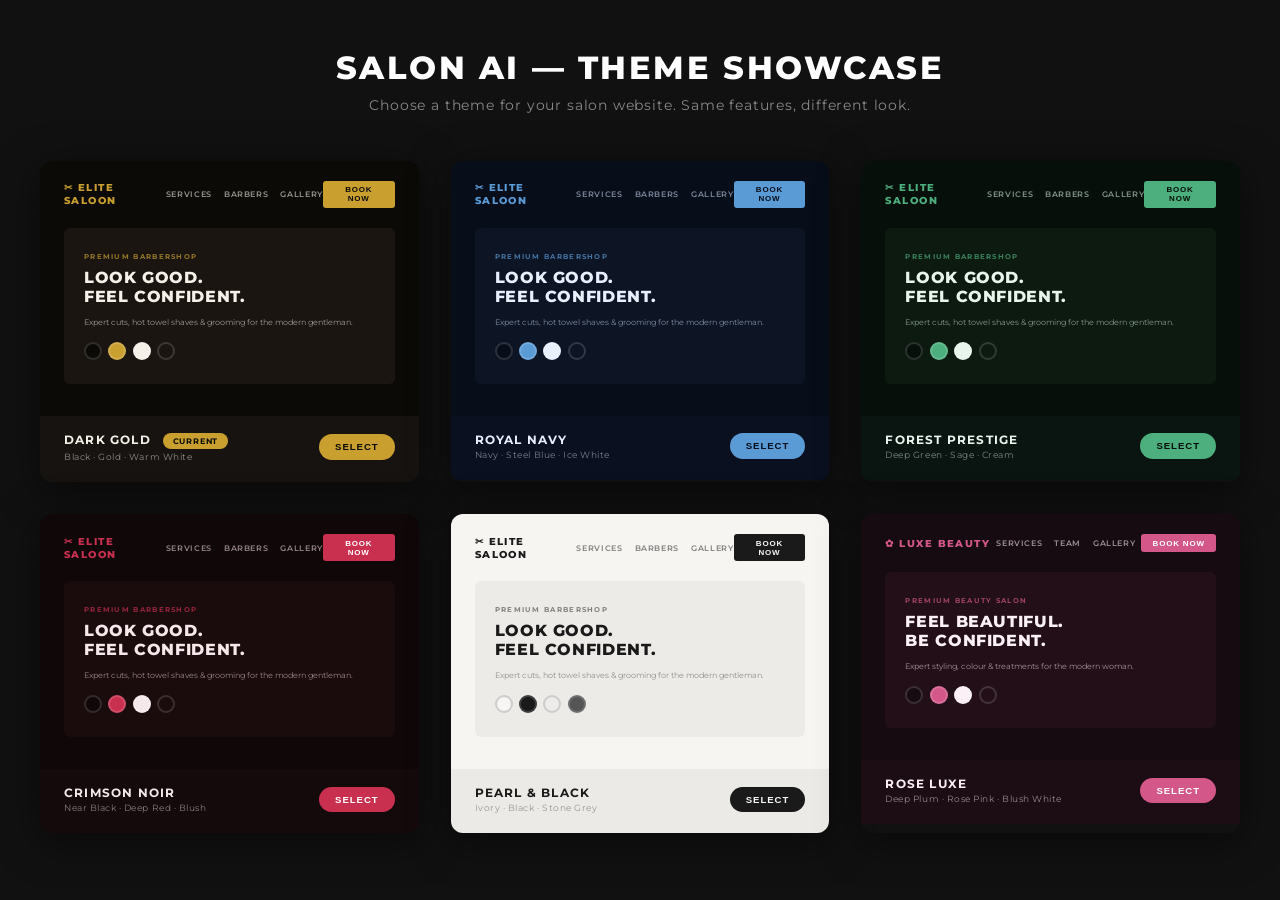
<file: themes/index.html>
<!DOCTYPE html>
<html lang="en">
<head>
  <meta charset="UTF-8" />
  <meta name="viewport" content="width=device-width, initial-scale=1.0" />
  <title>Salon AI — Theme Showcase</title>
  <link rel="preconnect" href="https://fonts.googleapis.com" />
  <link href="https://fonts.googleapis.com/css2?family=Montserrat:wght@300;400;600;700;800&display=swap" rel="stylesheet" />
  <style>
    *, *::before, *::after { box-sizing: border-box; margin: 0; padding: 0; }

    body {
      font-family: 'Montserrat', sans-serif;
      background: #111;
      color: #eee;
      min-height: 100vh;
      padding: 3rem 1.5rem;
    }

    .page-header {
      text-align: center;
      margin-bottom: 3rem;
    }
    .page-header h1 {
      font-size: 2rem;
      font-weight: 800;
      letter-spacing: 0.08em;
      text-transform: uppercase;
      color: #fff;
    }
    .page-header p {
      margin-top: 0.6rem;
      font-size: 0.85rem;
      color: #888;
      letter-spacing: 0.06em;
    }

    .themes-grid {
      display: grid;
      grid-template-columns: repeat(auto-fit, minmax(300px, 1fr));
      gap: 2rem;
      max-width: 1200px;
      margin: 0 auto;
    }

    /* ── Theme Card ── */
    .theme-card {
      border-radius: 12px;
      overflow: hidden;
      box-shadow: 0 8px 40px rgba(0,0,0,0.5);
      transition: transform 0.25s ease, box-shadow 0.25s ease;
    }
    .theme-card:hover {
      transform: translateY(-6px);
      box-shadow: 0 16px 56px rgba(0,0,0,0.6);
    }

    /* Mini site preview inside card */
    .preview {
      padding: 1.25rem 1.5rem 1rem;
    }
    .preview__nav {
      display: flex;
      align-items: center;
      justify-content: space-between;
      margin-bottom: 1.25rem;
    }
    .preview__logo {
      font-size: 0.65rem;
      font-weight: 800;
      letter-spacing: 0.14em;
      text-transform: uppercase;
    }
    .preview__nav-links {
      display: flex;
      gap: 0.75rem;
    }
    .preview__nav-links span {
      font-size: 0.5rem;
      font-weight: 600;
      letter-spacing: 0.08em;
      opacity: 0.6;
      text-transform: uppercase;
    }
    .preview__btn-sm {
      font-size: 0.5rem;
      font-weight: 700;
      letter-spacing: 0.1em;
      text-transform: uppercase;
      padding: 0.3rem 0.7rem;
      border-radius: 3px;
      border: none;
      cursor: default;
    }
    .preview__hero {
      border-radius: 6px;
      padding: 1.5rem 1.25rem;
      margin-bottom: 1rem;
    }
    .preview__hero-tag {
      font-size: 0.45rem;
      font-weight: 700;
      letter-spacing: 0.18em;
      text-transform: uppercase;
      opacity: 0.7;
      margin-bottom: 0.4rem;
    }
    .preview__hero-h {
      font-size: 1rem;
      font-weight: 800;
      letter-spacing: 0.04em;
      text-transform: uppercase;
      line-height: 1.2;
      margin-bottom: 0.6rem;
    }
    .preview__hero-sub {
      font-size: 0.5rem;
      opacity: 0.6;
      margin-bottom: 0.9rem;
      line-height: 1.5;
    }
    .preview__swatches {
      display: flex;
      gap: 0.4rem;
    }
    .swatch {
      width: 18px;
      height: 18px;
      border-radius: 50%;
      border: 2px solid rgba(255,255,255,0.15);
    }

    /* Card footer */
    .theme-card__footer {
      padding: 1rem 1.5rem 1.25rem;
      display: flex;
      align-items: center;
      justify-content: space-between;
    }
    .theme-card__name {
      font-size: 0.75rem;
      font-weight: 700;
      letter-spacing: 0.1em;
      text-transform: uppercase;
    }
    .theme-card__tag {
      font-size: 0.55rem;
      letter-spacing: 0.06em;
      opacity: 0.55;
      margin-top: 2px;
    }
    .theme-card__select {
      font-size: 0.6rem;
      font-weight: 700;
      letter-spacing: 0.1em;
      text-transform: uppercase;
      padding: 0.45rem 1rem;
      border-radius: 100px;
      border: none;
      cursor: pointer;
      transition: opacity 0.2s;
    }
    .theme-card__select:hover { opacity: 0.85; }

    /* ══════════════════════════════════════
       THEME 1 — DARK GOLD (current)
    ══════════════════════════════════════ */
    .t-dark-gold .preview          { background: #0C0A07; }
    .t-dark-gold .preview__logo    { color: #C9A030; }
    .t-dark-gold .preview__nav-links span { color: #F5F0E8; }
    .t-dark-gold .preview__btn-sm  { background: #C9A030; color: #0C0A07; }
    .t-dark-gold .preview__hero    { background: #1A1510; }
    .t-dark-gold .preview__hero-tag{ color: #C9A030; }
    .t-dark-gold .preview__hero-h  { color: #F5F0E8; }
    .t-dark-gold .preview__hero-sub{ color: #F5F0E8; }
    .t-dark-gold .theme-card__footer { background: #161310; }
    .t-dark-gold .theme-card__name { color: #F5F0E8; }
    .t-dark-gold .theme-card__tag  { color: #F5F0E8; }
    .t-dark-gold .theme-card__select { background: #C9A030; color: #0C0A07; }

    /* ══════════════════════════════════════
       THEME 2 — ROYAL NAVY
    ══════════════════════════════════════ */
    .t-royal-navy .preview          { background: #080D1A; }
    .t-royal-navy .preview__logo    { color: #5B9BD5; }
    .t-royal-navy .preview__nav-links span { color: #C8D8F0; }
    .t-royal-navy .preview__btn-sm  { background: #5B9BD5; color: #080D1A; }
    .t-royal-navy .preview__hero    { background: #0D1525; }
    .t-royal-navy .preview__hero-tag{ color: #5B9BD5; }
    .t-royal-navy .preview__hero-h  { color: #E8F0FF; }
    .t-royal-navy .preview__hero-sub{ color: #C8D8F0; }
    .t-royal-navy .theme-card__footer { background: #0B1020; }
    .t-royal-navy .theme-card__name { color: #E8F0FF; }
    .t-royal-navy .theme-card__tag  { color: #C8D8F0; }
    .t-royal-navy .theme-card__select { background: #5B9BD5; color: #080D1A; }

    /* ══════════════════════════════════════
       THEME 3 — FOREST PRESTIGE
    ══════════════════════════════════════ */
    .t-forest .preview          { background: #070F0A; }
    .t-forest .preview__logo    { color: #4CAF7D; }
    .t-forest .preview__nav-links span { color: #D4EDE0; }
    .t-forest .preview__btn-sm  { background: #4CAF7D; color: #070F0A; }
    .t-forest .preview__hero    { background: #0D1A10; }
    .t-forest .preview__hero-tag{ color: #4CAF7D; }
    .t-forest .preview__hero-h  { color: #E8F5EC; }
    .t-forest .preview__hero-sub{ color: #D4EDE0; }
    .t-forest .theme-card__footer { background: #0A1410; }
    .t-forest .theme-card__name { color: #E8F5EC; }
    .t-forest .theme-card__tag  { color: #D4EDE0; }
    .t-forest .theme-card__select { background: #4CAF7D; color: #070F0A; }

    /* ══════════════════════════════════════
       THEME 4 — CRIMSON NOIR
    ══════════════════════════════════════ */
    .t-crimson .preview          { background: #0F0708; }
    .t-crimson .preview__logo    { color: #C93050; }
    .t-crimson .preview__nav-links span { color: #F0D8DC; }
    .t-crimson .preview__btn-sm  { background: #C93050; color: #fff; }
    .t-crimson .preview__hero    { background: #1A0B0D; }
    .t-crimson .preview__hero-tag{ color: #C93050; }
    .t-crimson .preview__hero-h  { color: #F5E8EA; }
    .t-crimson .preview__hero-sub{ color: #F0D8DC; }
    .t-crimson .theme-card__footer { background: #140A0B; }
    .t-crimson .theme-card__name { color: #F5E8EA; }
    .t-crimson .theme-card__tag  { color: #F0D8DC; }
    .t-crimson .theme-card__select { background: #C93050; color: #fff; }

    /* ══════════════════════════════════════
       THEME 5 — PEARL & BLACK (light)
    ══════════════════════════════════════ */
    .t-pearl .preview          { background: #F7F5F2; }
    .t-pearl .preview__logo    { color: #1A1A1A; }
    .t-pearl .preview__nav-links span { color: #333; }
    .t-pearl .preview__btn-sm  { background: #1A1A1A; color: #F7F5F2; }
    .t-pearl .preview__hero    { background: #EDEBE7; }
    .t-pearl .preview__hero-tag{ color: #555; }
    .t-pearl .preview__hero-h  { color: #1A1A1A; }
    .t-pearl .preview__hero-sub{ color: #555; }
    .t-pearl .theme-card__footer { background: #ECEAE6; }
    .t-pearl .theme-card__name { color: #1A1A1A; }
    .t-pearl .theme-card__tag  { color: #555; }
    .t-pearl .theme-card__select { background: #1A1A1A; color: #F7F5F2; }

    /* ══════════════════════════════════════
       THEME 6 — ROSE LUXE (beauty salon)
    ══════════════════════════════════════ */
    .t-rose .preview          { background: #160B10; }
    .t-rose .preview__logo    { color: #D4578A; }
    .t-rose .preview__nav-links span { color: #FAE8F0; }
    .t-rose .preview__btn-sm  { background: #D4578A; color: #fff; }
    .t-rose .preview__hero    { background: #220F17; }
    .t-rose .preview__hero-tag{ color: #D4578A; }
    .t-rose .preview__hero-h  { color: #FAF0F5; }
    .t-rose .preview__hero-sub{ color: #FAE8F0; }
    .t-rose .theme-card__footer { background: #1C0D14; }
    .t-rose .theme-card__name { color: #FAF0F5; }
    .t-rose .theme-card__tag  { color: #FAE8F0; }
    .t-rose .theme-card__select { background: #D4578A; color: #fff; }

    .badge {
      display: inline-block;
      font-size: 0.5rem;
      font-weight: 700;
      letter-spacing: 0.1em;
      text-transform: uppercase;
      padding: 0.2rem 0.6rem;
      border-radius: 100px;
      background: #C9A030;
      color: #0C0A07;
      margin-left: 0.5rem;
      vertical-align: middle;
    }

    @media (max-width: 640px) {
      .themes-grid { grid-template-columns: 1fr; }
      .page-header h1 { font-size: 1.4rem; }
    }
  </style>
</head>
<body>

<header class="page-header">
  <h1>Salon AI — Theme Showcase</h1>
  <p>Choose a theme for your salon website. Same features, different look.</p>
</header>

<div class="themes-grid">

  <!-- THEME 1: DARK GOLD -->
  <div class="theme-card t-dark-gold">
    <div class="preview">
      <div class="preview__nav">
        <div class="preview__logo">✂ Elite Saloon</div>
        <div class="preview__nav-links">
          <span>Services</span>
          <span>Barbers</span>
          <span>Gallery</span>
        </div>
        <button class="preview__btn-sm">Book Now</button>
      </div>
      <div class="preview__hero">
        <div class="preview__hero-tag">Premium Barbershop</div>
        <div class="preview__hero-h">Look Good.<br>Feel Confident.</div>
        <div class="preview__hero-sub">Expert cuts, hot towel shaves &amp; grooming for the modern gentleman.</div>
        <div class="preview__swatches">
          <div class="swatch" style="background:#0C0A07"></div>
          <div class="swatch" style="background:#C9A030"></div>
          <div class="swatch" style="background:#F5F0E8"></div>
          <div class="swatch" style="background:#1A1510"></div>
        </div>
      </div>
    </div>
    <div class="theme-card__footer">
      <div>
        <div class="theme-card__name">Dark Gold <span class="badge">Current</span></div>
        <div class="theme-card__tag">Black · Gold · Warm White</div>
      </div>
      <button class="theme-card__select">Select</button>
    </div>
  </div>

  <!-- THEME 2: ROYAL NAVY -->
  <div class="theme-card t-royal-navy">
    <div class="preview">
      <div class="preview__nav">
        <div class="preview__logo">✂ Elite Saloon</div>
        <div class="preview__nav-links">
          <span>Services</span>
          <span>Barbers</span>
          <span>Gallery</span>
        </div>
        <button class="preview__btn-sm">Book Now</button>
      </div>
      <div class="preview__hero">
        <div class="preview__hero-tag">Premium Barbershop</div>
        <div class="preview__hero-h">Look Good.<br>Feel Confident.</div>
        <div class="preview__hero-sub">Expert cuts, hot towel shaves &amp; grooming for the modern gentleman.</div>
        <div class="preview__swatches">
          <div class="swatch" style="background:#080D1A"></div>
          <div class="swatch" style="background:#5B9BD5"></div>
          <div class="swatch" style="background:#E8F0FF"></div>
          <div class="swatch" style="background:#0D1525"></div>
        </div>
      </div>
    </div>
    <div class="theme-card__footer">
      <div>
        <div class="theme-card__name">Royal Navy</div>
        <div class="theme-card__tag">Navy · Steel Blue · Ice White</div>
      </div>
      <button class="theme-card__select">Select</button>
    </div>
  </div>

  <!-- THEME 3: FOREST PRESTIGE -->
  <div class="theme-card t-forest">
    <div class="preview">
      <div class="preview__nav">
        <div class="preview__logo">✂ Elite Saloon</div>
        <div class="preview__nav-links">
          <span>Services</span>
          <span>Barbers</span>
          <span>Gallery</span>
        </div>
        <button class="preview__btn-sm">Book Now</button>
      </div>
      <div class="preview__hero">
        <div class="preview__hero-tag">Premium Barbershop</div>
        <div class="preview__hero-h">Look Good.<br>Feel Confident.</div>
        <div class="preview__hero-sub">Expert cuts, hot towel shaves &amp; grooming for the modern gentleman.</div>
        <div class="preview__swatches">
          <div class="swatch" style="background:#070F0A"></div>
          <div class="swatch" style="background:#4CAF7D"></div>
          <div class="swatch" style="background:#E8F5EC"></div>
          <div class="swatch" style="background:#0D1A10"></div>
        </div>
      </div>
    </div>
    <div class="theme-card__footer">
      <div>
        <div class="theme-card__name">Forest Prestige</div>
        <div class="theme-card__tag">Deep Green · Sage · Cream</div>
      </div>
      <button class="theme-card__select">Select</button>
    </div>
  </div>

  <!-- THEME 4: CRIMSON NOIR -->
  <div class="theme-card t-crimson">
    <div class="preview">
      <div class="preview__nav">
        <div class="preview__logo">✂ Elite Saloon</div>
        <div class="preview__nav-links">
          <span>Services</span>
          <span>Barbers</span>
          <span>Gallery</span>
        </div>
        <button class="preview__btn-sm">Book Now</button>
      </div>
      <div class="preview__hero">
        <div class="preview__hero-tag">Premium Barbershop</div>
        <div class="preview__hero-h">Look Good.<br>Feel Confident.</div>
        <div class="preview__hero-sub">Expert cuts, hot towel shaves &amp; grooming for the modern gentleman.</div>
        <div class="preview__swatches">
          <div class="swatch" style="background:#0F0708"></div>
          <div class="swatch" style="background:#C93050"></div>
          <div class="swatch" style="background:#F5E8EA"></div>
          <div class="swatch" style="background:#1A0B0D"></div>
        </div>
      </div>
    </div>
    <div class="theme-card__footer">
      <div>
        <div class="theme-card__name">Crimson Noir</div>
        <div class="theme-card__tag">Near Black · Deep Red · Blush</div>
      </div>
      <button class="theme-card__select">Select</button>
    </div>
  </div>

  <!-- THEME 5: PEARL & BLACK -->
  <div class="theme-card t-pearl">
    <div class="preview">
      <div class="preview__nav">
        <div class="preview__logo">✂ Elite Saloon</div>
        <div class="preview__nav-links">
          <span>Services</span>
          <span>Barbers</span>
          <span>Gallery</span>
        </div>
        <button class="preview__btn-sm">Book Now</button>
      </div>
      <div class="preview__hero">
        <div class="preview__hero-tag">Premium Barbershop</div>
        <div class="preview__hero-h">Look Good.<br>Feel Confident.</div>
        <div class="preview__hero-sub">Expert cuts, hot towel shaves &amp; grooming for the modern gentleman.</div>
        <div class="preview__swatches">
          <div class="swatch" style="background:#F7F5F2; border-color: #ccc;"></div>
          <div class="swatch" style="background:#1A1A1A"></div>
          <div class="swatch" style="background:#EDEBE7; border-color:#ccc;"></div>
          <div class="swatch" style="background:#555"></div>
        </div>
      </div>
    </div>
    <div class="theme-card__footer">
      <div>
        <div class="theme-card__name">Pearl & Black</div>
        <div class="theme-card__tag">Ivory · Black · Stone Grey</div>
      </div>
      <button class="theme-card__select">Select</button>
    </div>
  </div>

  <!-- THEME 6: ROSE LUXE -->
  <div class="theme-card t-rose">
    <div class="preview">
      <div class="preview__nav">
        <div class="preview__logo">✿ Luxe Beauty</div>
        <div class="preview__nav-links">
          <span>Services</span>
          <span>Team</span>
          <span>Gallery</span>
        </div>
        <button class="preview__btn-sm">Book Now</button>
      </div>
      <div class="preview__hero">
        <div class="preview__hero-tag">Premium Beauty Salon</div>
        <div class="preview__hero-h">Feel Beautiful.<br>Be Confident.</div>
        <div class="preview__hero-sub">Expert styling, colour &amp; treatments for the modern woman.</div>
        <div class="preview__swatches">
          <div class="swatch" style="background:#160B10"></div>
          <div class="swatch" style="background:#D4578A"></div>
          <div class="swatch" style="background:#FAF0F5"></div>
          <div class="swatch" style="background:#220F17"></div>
        </div>
      </div>
    </div>
    <div class="theme-card__footer">
      <div>
        <div class="theme-card__name">Rose Luxe</div>
        <div class="theme-card__tag">Deep Plum · Rose Pink · Blush White</div>
      </div>
      <button class="theme-card__select">Select</button>
    </div>
  </div>

</div>

</body>
</html>
</file>
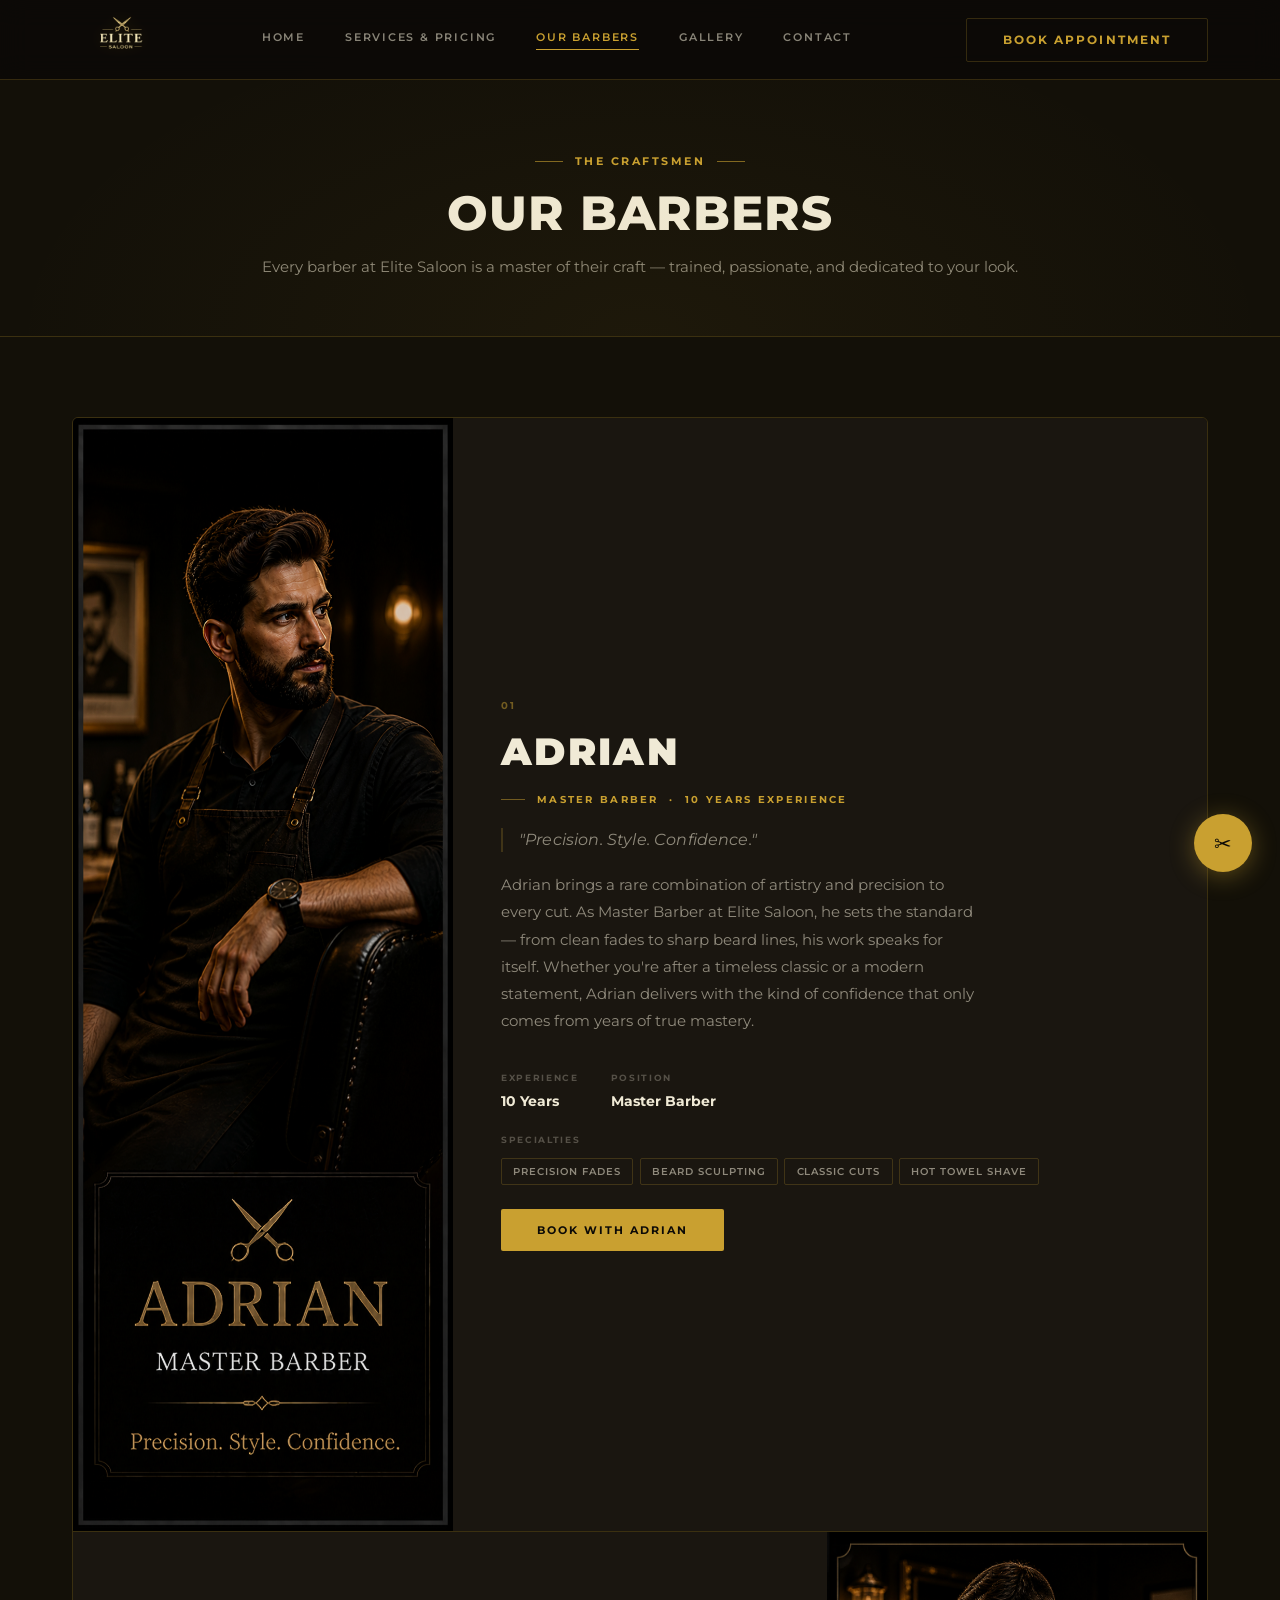
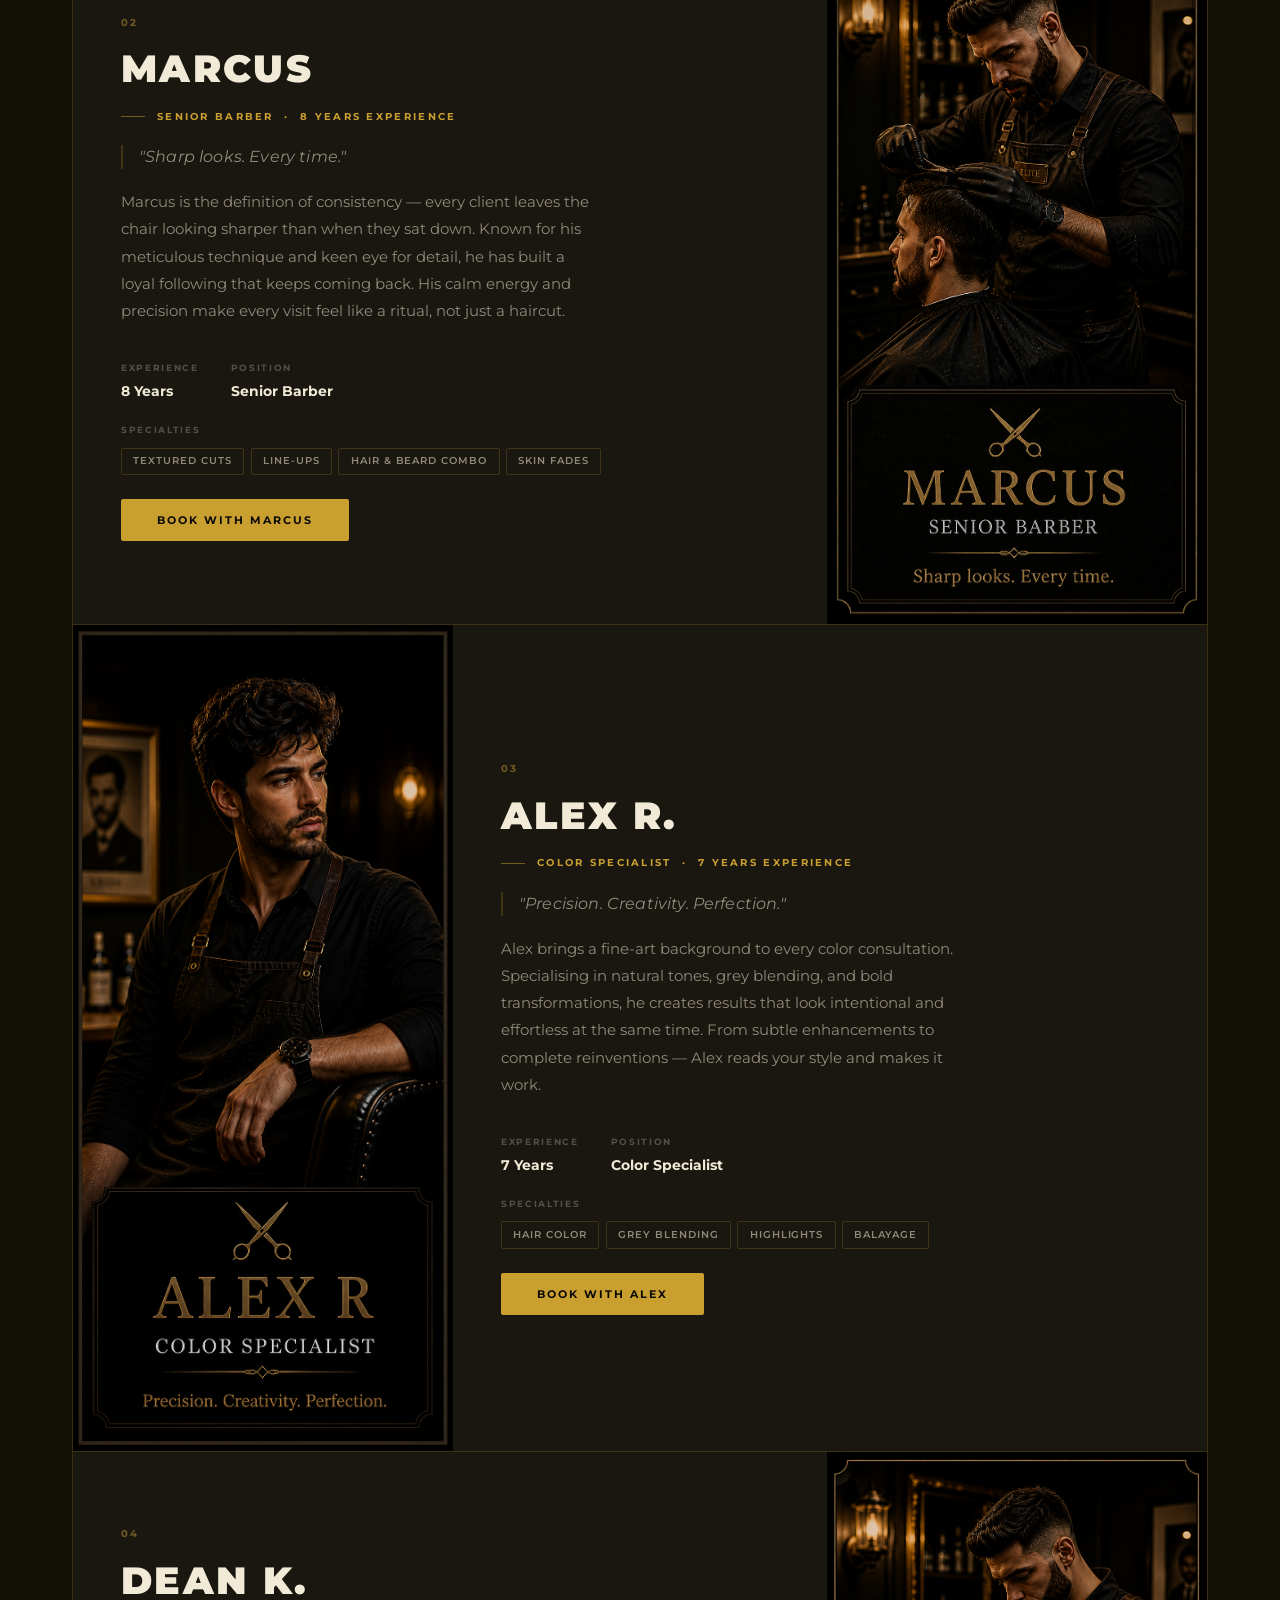
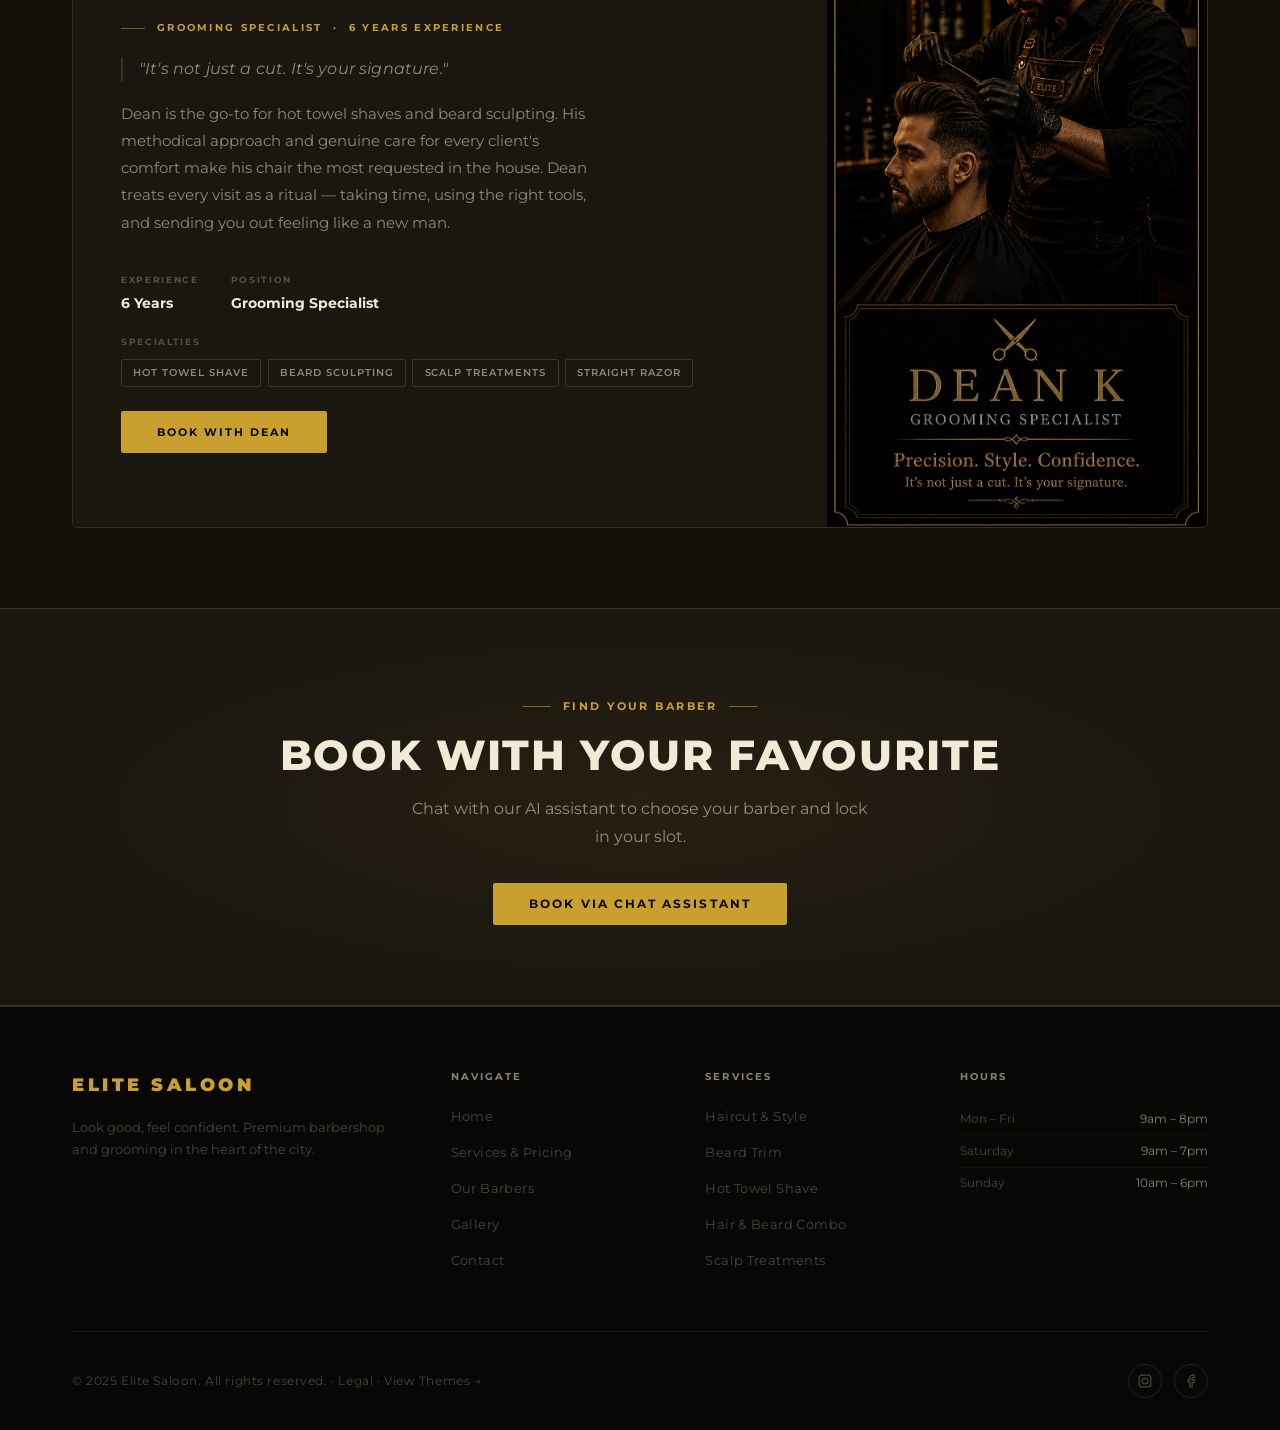
<file: site/barbers.html>
<!DOCTYPE html>
<html lang="en">
<head>
  <meta charset="UTF-8" />
  <meta name="viewport" content="width=device-width, initial-scale=1.0" />
  <meta name="description" content="Meet the master barbers of Elite Saloon — skilled, passionate, and dedicated to your look." />
  <title>Our Barbers | Elite Saloon</title>
  <link rel="icon" type="image/png" href="assets/images/logo/Elite-Salon-Logo.png" />
  <!-- Calendly: preconnect warms up the connection before button is clicked -->
  <link rel="preconnect" href="https://assets.calendly.com" />
  <link rel="preconnect" href="https://calendly.com" />
  <link rel="dns-prefetch" href="https://assets.calendly.com" />
  <link rel="prefetch" href="https://calendly.com/gangadhar-ananthoju-sysintinc/haircut-with-adrian" />
  <link href="https://assets.calendly.com/assets/external/widget.css" rel="stylesheet" />
  <script src="https://assets.calendly.com/assets/external/widget.js"></script>
  <link rel="stylesheet" href="assets/css/main.css" />
  <link rel="stylesheet" href="assets/css/components.css" />
  <style>
    /* ---- Barber Profile Card ---- */
    .barber-profile {
      display: grid;
      grid-template-columns: 380px 1fr;
      border-bottom: 1px solid var(--gold-border);
    }
    .barber-profile:last-child { border-bottom: none; }
    .barber-profile:nth-child(even) { direction: rtl; }
    .barber-profile:nth-child(even) > * { direction: ltr; }

    .barber-profile__photo {
      position: relative;
      overflow: hidden;
      background: var(--bg-card-2);
      min-height: 480px;
    }
    .barber-profile__photo img {
      width: 100%;
      height: 100%;
      object-fit: cover;
      object-position: top center;
      display: block;
      filter: brightness(0.92);
      transition: filter 0.4s, transform 0.5s;
    }
    .barber-profile:hover .barber-profile__photo img {
      filter: brightness(1);
      transform: scale(1.03);
    }
    .barber-profile__photo-placeholder {
      width: 100%;
      height: 100%;
      min-height: 480px;
      display: flex;
      flex-direction: column;
      align-items: center;
      justify-content: center;
      gap: 0.5rem;
      background: var(--bg-card);
    }
    .barber-profile__photo-placeholder-initials {
      font-size: 5rem;
      font-weight: 900;
      color: var(--gold);
      opacity: 0.12;
      line-height: 1;
    }
    .barber-profile__photo-placeholder-label {
      font-size: 0.62rem;
      font-weight: 700;
      letter-spacing: 0.2em;
      text-transform: uppercase;
      color: var(--text-dim);
    }
    .barber-profile__photo-badge {
      position: absolute;
      bottom: 1.5rem;
      left: 1.5rem;
      background: rgba(12,10,7,0.88);
      border: 1px solid var(--gold-border);
      border-radius: 3px;
      padding: 0.5rem 1rem;
      backdrop-filter: blur(8px);
    }
    .barber-profile__photo-badge-num {
      font-size: 0.58rem;
      font-weight: 700;
      letter-spacing: 0.2em;
      color: var(--gold);
      opacity: 0.6;
      text-transform: uppercase;
    }
    .barber-profile__photo-badge-name {
      font-size: 1rem;
      font-weight: 800;
      letter-spacing: 0.12em;
      text-transform: uppercase;
      color: var(--text);
      line-height: 1.2;
    }

    .barber-profile__body {
      padding: 3.5rem 3rem;
      display: flex;
      flex-direction: column;
      justify-content: center;
      gap: 1.25rem;
      background: var(--bg-card);
    }
    .barber-profile__num {
      font-size: 0.6rem;
      font-weight: 700;
      letter-spacing: 0.25em;
      text-transform: uppercase;
      color: var(--gold);
      opacity: 0.5;
    }
    .barber-profile__name {
      font-size: clamp(1.8rem, 3vw, 2.6rem);
      font-weight: 900;
      letter-spacing: 0.06em;
      text-transform: uppercase;
      color: var(--text);
      line-height: 1;
    }
    .barber-profile__role {
      font-size: 0.65rem;
      font-weight: 700;
      letter-spacing: 0.22em;
      text-transform: uppercase;
      color: var(--gold);
      display: flex;
      align-items: center;
      gap: 0.75rem;
    }
    .barber-profile__role::before {
      content: '';
      display: block;
      width: 24px;
      height: 1px;
      background: var(--gold);
      opacity: 0.5;
    }
    .barber-profile__tagline {
      font-size: 1rem;
      font-style: italic;
      font-weight: 400;
      color: var(--text-muted);
      letter-spacing: 0.01em;
      line-height: 1.5;
      padding-left: 1rem;
      border-left: 2px solid var(--gold-border);
    }
    .barber-profile__bio {
      font-size: 0.92rem;
      color: var(--text-muted);
      line-height: 1.85;
      max-width: 480px;
    }
    .barber-profile__meta {
      display: flex;
      gap: 2rem;
    }
    .barber-profile__meta-item { }
    .barber-profile__meta-label {
      font-size: 0.58rem;
      font-weight: 700;
      letter-spacing: 0.18em;
      text-transform: uppercase;
      color: var(--text-dim);
      margin-bottom: 0.25rem;
    }
    .barber-profile__meta-value {
      font-size: 0.9rem;
      font-weight: 700;
      color: var(--text);
    }
    .barber-profile__specialties-label {
      font-size: 0.58rem;
      font-weight: 700;
      letter-spacing: 0.18em;
      text-transform: uppercase;
      color: var(--text-dim);
      margin-bottom: 0.6rem;
    }
    .barber-profile__book {
      margin-top: 0.25rem;
    }

    /* Wrapper border */
    .barbers-wrapper {
      border: 1px solid var(--gold-border);
      border-radius: var(--radius-md);
      overflow: hidden;
    }

    @media (max-width: 900px) {
      .barber-profile {
        grid-template-columns: 1fr;
        direction: ltr !important;
      }
      .barber-profile__photo { min-height: 360px; }
      .barber-profile__body { padding: 2rem 1.75rem; }
      .barber-profile__name { font-size: 1.6rem; }
      .barber-profile__meta { flex-wrap: wrap; gap: 1.25rem; }
    }
    @media (max-width: 520px) {
      .barber-profile__photo { min-height: 300px; }
      .barber-profile__body { padding: 1.75rem 1.25rem; }
    }
  </style>
</head>
<body>

<nav class="nav scrolled" id="main-nav">
  <div class="nav__inner">
    <a href="index.html" class="nav__logo">
      <img src="assets/images/logo/Elite-Salon-Logo.png" alt="Elite Saloon" class="nav__logo-img" />
    </a>
    <div class="nav__links">
      <a href="index.html">Home</a>
      <a href="services.html">Services & Pricing</a>
      <a href="barbers.html" class="active">Our Barbers</a>
      <a href="gallery.html">Gallery</a>
      <a href="contact.html">Contact</a>
    </div>
    <button class="btn btn-outline nav__book" onclick="openChat()">Book Appointment</button>
    <button class="nav__hamburger" id="hamburger"><span></span><span></span><span></span></button>
  </div>
</nav>

<div class="nav__mobile" id="mobile-menu">
  <button class="nav__mobile-close" id="mobile-close">✕</button>
  <a href="index.html">Home</a>
  <a href="services.html">Services & Pricing</a>
  <a href="barbers.html">Our Barbers</a>
  <a href="gallery.html">Gallery</a>
  <a href="contact.html">Contact</a>
  <button class="btn btn-gold" style="margin-top:1rem;" onclick="openChat()">Book Appointment</button>
</div>

<!-- Page Header -->
<div class="page-header">
  <div class="container">
    <div class="label">The Craftsmen</div>
    <h1>Our Barbers</h1>
    <p>Every barber at Elite Saloon is a master of their craft — trained, passionate, and dedicated to your look.</p>
  </div>
</div>

<!-- Barber Profiles -->
<section class="section section--darker">
  <div class="container">
    <div class="barbers-wrapper">

      <!-- ===== BARBER 1 — ADRIAN ===== -->
      <div class="barber-profile">
        <div class="barber-profile__photo">
          <img src="assets/images/team/Andrian.png" alt="" />
        </div>
        <div class="barber-profile__body">
          <div class="barber-profile__num">01</div>
          <div class="barber-profile__name">Adrian</div>
          <div class="barber-profile__role">Master Barber &nbsp;·&nbsp; 10 Years Experience</div>
          <div class="barber-profile__tagline">"Precision. Style. Confidence."</div>
          <p class="barber-profile__bio">
            Adrian brings a rare combination of artistry and precision to every cut. As Master Barber at Elite Saloon,
            he sets the standard — from clean fades to sharp beard lines, his work speaks for itself.
            Whether you're after a timeless classic or a modern statement, Adrian delivers with the kind of
            confidence that only comes from years of true mastery.
          </p>
          <div class="barber-profile__meta">
            <div class="barber-profile__meta-item">
              <div class="barber-profile__meta-label">Experience</div>
              <div class="barber-profile__meta-value">10 Years</div>
            </div>
            <div class="barber-profile__meta-item">
              <div class="barber-profile__meta-label">Position</div>
              <div class="barber-profile__meta-value">Master Barber</div>
            </div>
          </div>
          <div>
            <div class="barber-profile__specialties-label">Specialties</div>
            <div class="barber-card__tags">
              <span class="tag">Precision Fades</span>
              <span class="tag">Beard Sculpting</span>
              <span class="tag">Classic Cuts</span>
              <span class="tag">Hot Towel Shave</span>
            </div>
          </div>
          <div class="barber-profile__book">
            <button class="btn btn-gold" style="font-size:0.7rem;"
              onclick="Calendly.initPopupWidget({url:'https://calendly.com/gangadhar-ananthoju-sysintinc/haircut-with-adrian'});return false;">
              Book with Adrian
            </button>
          </div>
        </div>
      </div>

      <!-- ===== BARBER 2 — MARCUS ===== -->
      <div class="barber-profile">
        <div class="barber-profile__photo">
          <img src="assets/images/team/marcus.png" alt="" />
        </div>
        <div class="barber-profile__body">
          <div class="barber-profile__num">02</div>
          <div class="barber-profile__name">Marcus</div>
          <div class="barber-profile__role">Senior Barber &nbsp;·&nbsp; 8 Years Experience</div>
          <div class="barber-profile__tagline">"Sharp looks. Every time."</div>
          <p class="barber-profile__bio">
            Marcus is the definition of consistency — every client leaves the chair looking sharper
            than when they sat down. Known for his meticulous technique and keen eye for detail,
            he has built a loyal following that keeps coming back. His calm energy and precision
            make every visit feel like a ritual, not just a haircut.
          </p>
          <div class="barber-profile__meta">
            <div class="barber-profile__meta-item">
              <div class="barber-profile__meta-label">Experience</div>
              <div class="barber-profile__meta-value">8 Years</div>
            </div>
            <div class="barber-profile__meta-item">
              <div class="barber-profile__meta-label">Position</div>
              <div class="barber-profile__meta-value">Senior Barber</div>
            </div>
          </div>
          <div>
            <div class="barber-profile__specialties-label">Specialties</div>
            <div class="barber-card__tags">
              <span class="tag">Textured Cuts</span>
              <span class="tag">Line-Ups</span>
              <span class="tag">Hair & Beard Combo</span>
              <span class="tag">Skin Fades</span>
            </div>
          </div>
          <div class="barber-profile__book">
            <button class="btn btn-gold" onclick="openChat()" style="font-size:0.7rem;">
              Book with Marcus
            </button>
          </div>
        </div>
      </div>

      <!-- ===== BARBER 3 — ALEX ===== -->
      <div class="barber-profile">
        <div class="barber-profile__photo">
          <img src="assets/images/team/AlexR.png" alt="" />
        </div>
        <div class="barber-profile__body">
          <div class="barber-profile__num">03</div>
          <div class="barber-profile__name">Alex R.</div>
          <div class="barber-profile__role">Color Specialist &nbsp;·&nbsp; 7 Years Experience</div>
          <div class="barber-profile__tagline">"Precision. Creativity. Perfection."</div>
          <p class="barber-profile__bio">
            Alex brings a fine-art background to every color consultation. Specialising in natural tones,
            grey blending, and bold transformations, he creates results that look intentional and
            effortless at the same time. From subtle enhancements to complete reinventions —
            Alex reads your style and makes it work.
          </p>
          <div class="barber-profile__meta">
            <div class="barber-profile__meta-item">
              <div class="barber-profile__meta-label">Experience</div>
              <div class="barber-profile__meta-value">7 Years</div>
            </div>
            <div class="barber-profile__meta-item">
              <div class="barber-profile__meta-label">Position</div>
              <div class="barber-profile__meta-value">Color Specialist</div>
            </div>
          </div>
          <div>
            <div class="barber-profile__specialties-label">Specialties</div>
            <div class="barber-card__tags">
              <span class="tag">Hair Color</span>
              <span class="tag">Grey Blending</span>
              <span class="tag">Highlights</span>
              <span class="tag">Balayage</span>
            </div>
          </div>
          <div class="barber-profile__book">
            <button class="btn btn-gold" onclick="openChat()" style="font-size:0.7rem;">
              Book with Alex
            </button>
          </div>
        </div>
      </div>

      <!-- ===== BARBER 4 — DEAN ===== -->
      <div class="barber-profile">
        <div class="barber-profile__photo">
          <img src="assets/images/team/DeanK.png" alt="" />
        </div>
        <div class="barber-profile__body">
          <div class="barber-profile__num">04</div>
          <div class="barber-profile__name">Dean K.</div>
          <div class="barber-profile__role">Grooming Specialist &nbsp;·&nbsp; 6 Years Experience</div>
          <div class="barber-profile__tagline">"It's not just a cut. It's your signature."</div>
          <p class="barber-profile__bio">
            Dean is the go-to for hot towel shaves and beard sculpting. His methodical approach
            and genuine care for every client's comfort make his chair the most requested in
            the house. Dean treats every visit as a ritual — taking time, using the right tools,
            and sending you out feeling like a new man.
          </p>
          <div class="barber-profile__meta">
            <div class="barber-profile__meta-item">
              <div class="barber-profile__meta-label">Experience</div>
              <div class="barber-profile__meta-value">6 Years</div>
            </div>
            <div class="barber-profile__meta-item">
              <div class="barber-profile__meta-label">Position</div>
              <div class="barber-profile__meta-value">Grooming Specialist</div>
            </div>
          </div>
          <div>
            <div class="barber-profile__specialties-label">Specialties</div>
            <div class="barber-card__tags">
              <span class="tag">Hot Towel Shave</span>
              <span class="tag">Beard Sculpting</span>
              <span class="tag">Scalp Treatments</span>
              <span class="tag">Straight Razor</span>
            </div>
          </div>
          <div class="barber-profile__book">
            <button class="btn btn-gold" onclick="openChat()" style="font-size:0.7rem;">
              Book with Dean
            </button>
          </div>
        </div>
      </div>

    </div><!-- /barbers-wrapper -->
  </div>
</section>

<!-- CTA -->
<section class="cta-banner">
  <div class="container">
    <div class="label" style="justify-content:center;">Find Your Barber</div>
    <h2>Book with Your Favourite</h2>
    <p>Chat with our AI assistant to choose your barber and lock in your slot.</p>
    <button class="btn btn-gold" onclick="openChat()">Book via Chat Assistant</button>
  </div>
</section>

<footer class="footer">
  <div class="container">
    <div class="footer__grid">
      <div class="footer__brand">
        <span class="footer__brand-name">Elite Saloon</span>
        <p>Look good, feel confident. Premium barbershop and grooming in the heart of the city.</p>
      </div>
      <div class="footer__col">
        <h4>Navigate</h4>
        <ul>
          <li><a href="index.html">Home</a></li>
          <li><a href="services.html">Services & Pricing</a></li>
          <li><a href="barbers.html">Our Barbers</a></li>
          <li><a href="gallery.html">Gallery</a></li>
          <li><a href="contact.html">Contact</a></li>
        </ul>
      </div>
      <div class="footer__col">
        <h4>Services</h4>
        <ul>
          <li><a href="services.html">Haircut & Style</a></li>
          <li><a href="services.html">Beard Trim</a></li>
          <li><a href="services.html">Hot Towel Shave</a></li>
          <li><a href="services.html">Hair & Beard Combo</a></li>
          <li><a href="services.html">Scalp Treatments</a></li>
        </ul>
      </div>
      <div class="footer__col">
        <h4>Hours</h4>
        <div class="footer__hours-row"><span>Mon – Fri</span><span>9am – 8pm</span></div>
        <div class="footer__hours-row"><span>Saturday</span><span>9am – 7pm</span></div>
        <div class="footer__hours-row"><span>Sunday</span><span>10am – 6pm</span></div>
      </div>
    </div>
    <div class="footer__bottom">
      <span>© 2025 Elite Saloon. All rights reserved. · <a href="legal.html" style="color:var(--text-dim);">Legal</a> · <a href="themes/index.html" style="color:var(--text-dim);">View Themes →</a></span>
      <div class="footer__social">
        <a href="#" aria-label="Instagram">
          <svg width="14" height="14" viewBox="0 0 24 24" fill="none" stroke="currentColor" stroke-width="2"><rect x="2" y="2" width="20" height="20" rx="5"/><circle cx="12" cy="12" r="5"/></svg>
        </a>
        <a href="#" aria-label="Facebook">
          <svg width="14" height="14" viewBox="0 0 24 24" fill="none" stroke="currentColor" stroke-width="2"><path d="M18 2h-3a5 5 0 0 0-5 5v3H7v4h3v8h4v-8h3l1-4h-4V7a1 1 0 0 1 1-1h3z"/></svg>
        </a>
      </div>
    </div>
  </div>
</footer>

<button class="chat-toggle" id="chat-toggle" title="Book Appointment">✂</button>
<div class="chat-window" id="chat-window">
  <div class="chat-header">
    <div class="chat-header__avatar">ES</div>
    <div class="chat-header__info">
      <div class="chat-header__name">Elite Saloon Assistant</div>
      <div class="chat-header__status">Online — ready to book</div>
    </div>
    <button class="chat-header__close" id="chat-close">✕</button>
  </div>
  <div class="chat-messages" id="chat-messages"></div>
  <div class="chat-quick-replies" id="quick-replies"></div>
  <div class="chat-input-area">
    <textarea class="chat-input" id="chat-input" rows="1" placeholder="Ask about services, pricing, or booking…"></textarea>
    <button class="chat-send" id="chat-send">➤</button>
  </div>
  <div class="chat-footer">Powered by Elite AI</div>
</div>
<div class="toast-container" id="toast-container"></div>

<script src="assets/js/main.js"></script>
<script src="assets/js/chat-widget.js"></script>
</body>
</html>
</file>
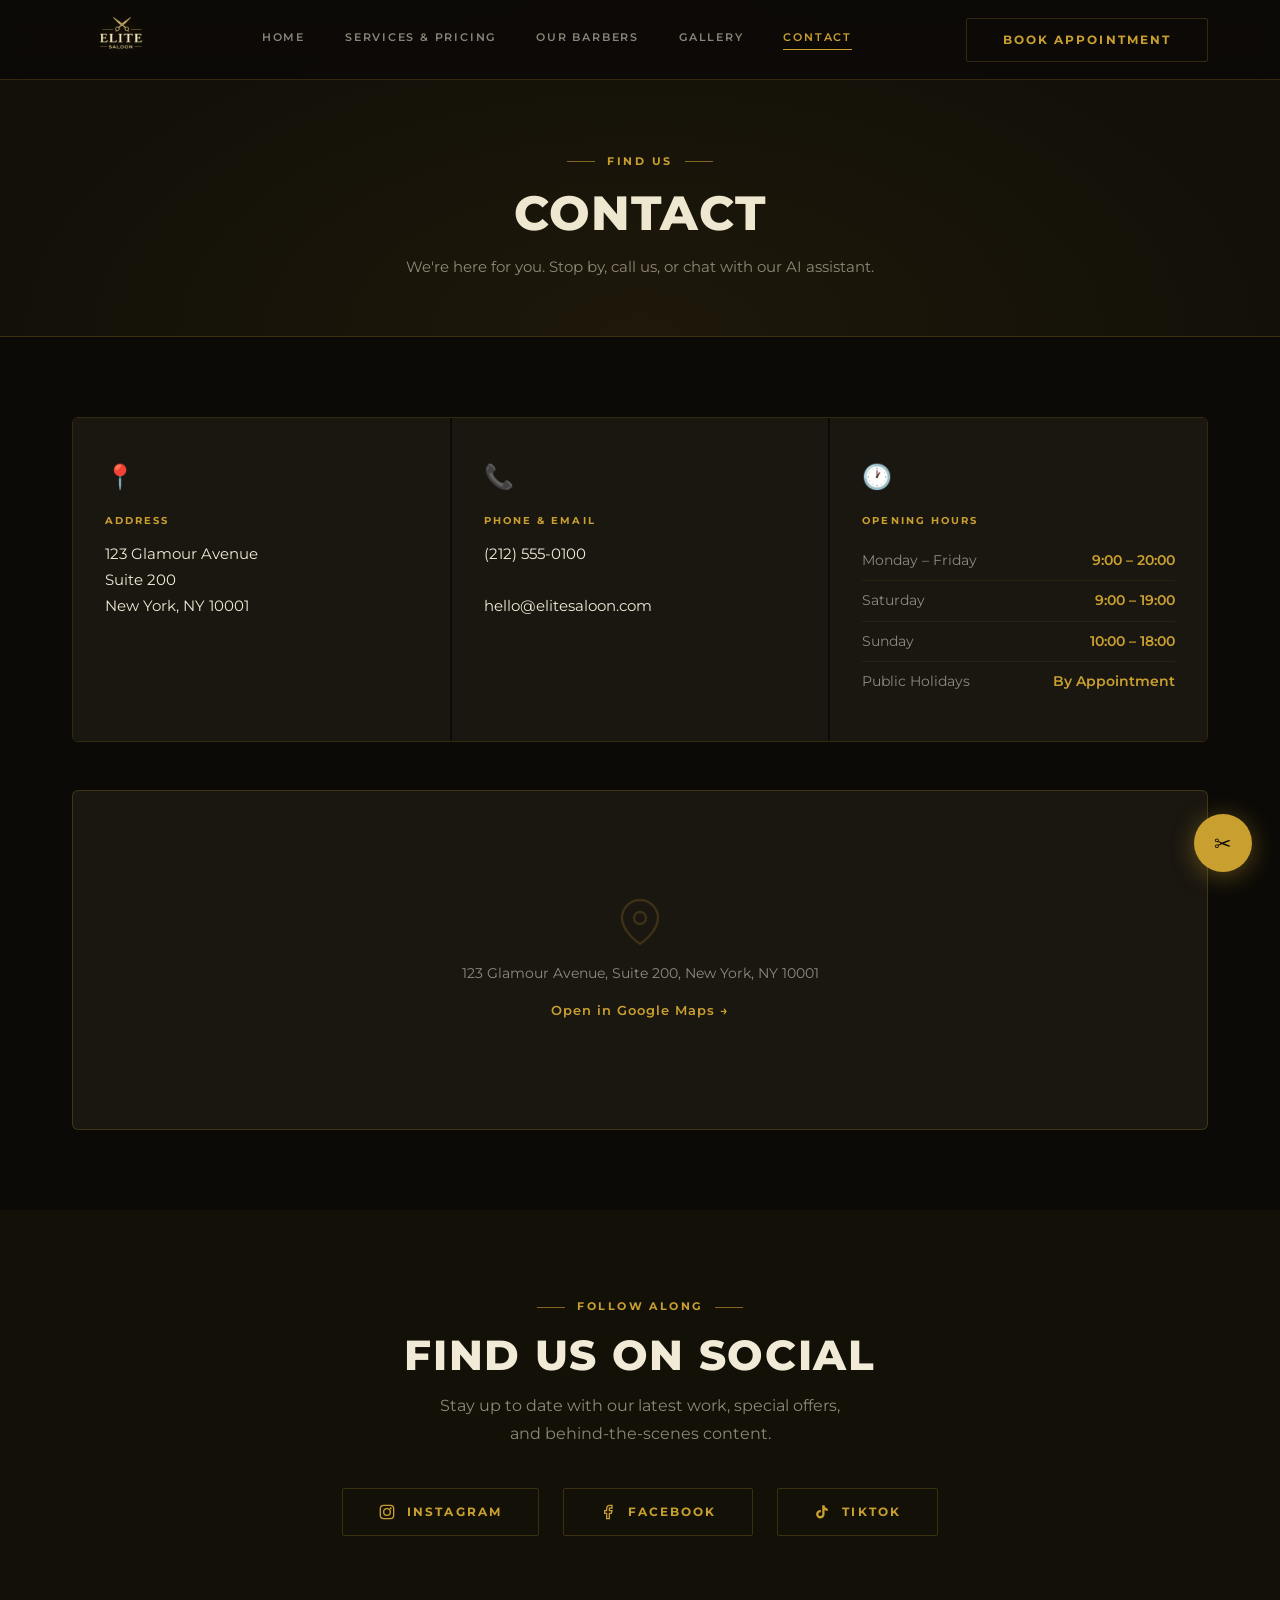
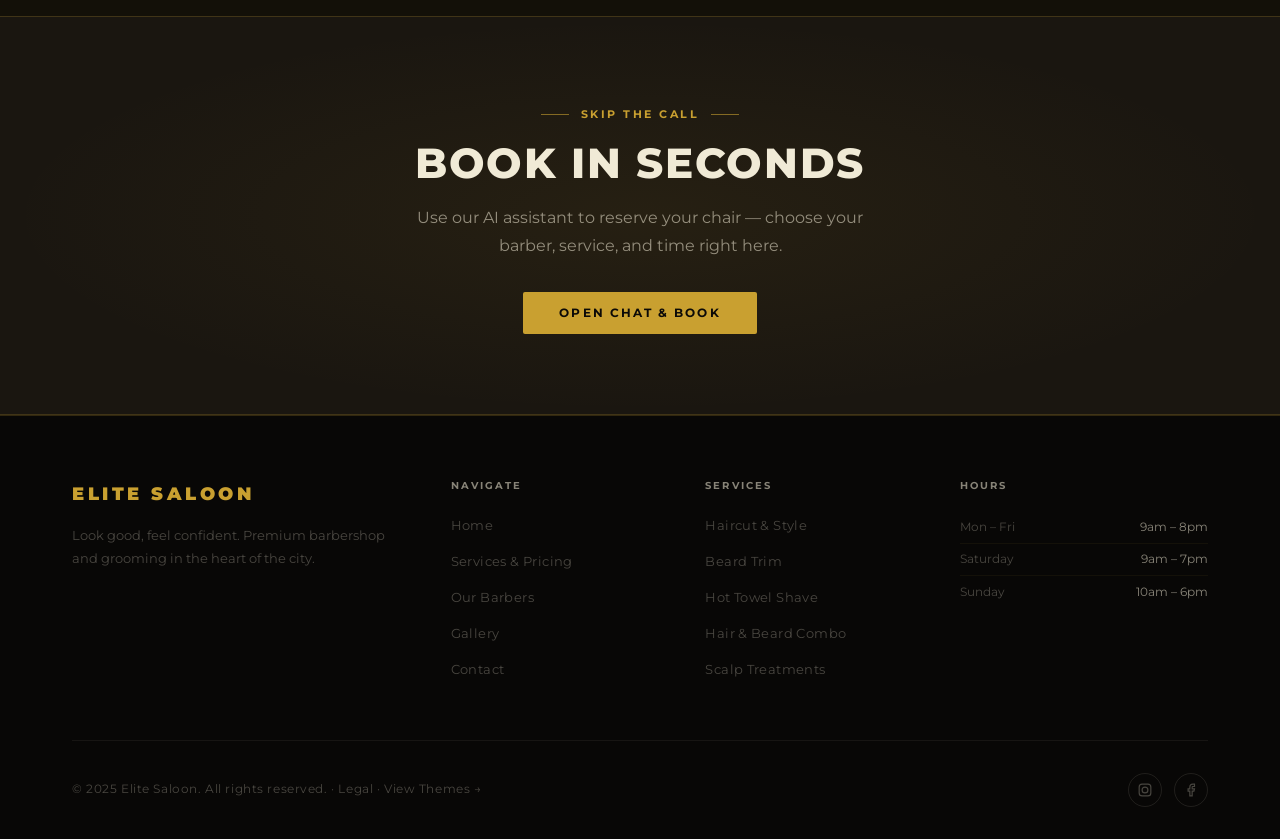
<file: site/contact.html>
<!DOCTYPE html>
<html lang="en">
<head>
  <meta charset="UTF-8" />
  <meta name="viewport" content="width=device-width, initial-scale=1.0" />
  <meta name="description" content="Find Elite Saloon — address, phone, hours, and location." />
  <title>Contact | Elite Saloon</title>
  <link rel="icon" type="image/png" href="assets/images/logo/Elite-Salon-Logo.png" />
  <link rel="stylesheet" href="assets/css/main.css" />
  <link rel="stylesheet" href="assets/css/components.css" />
</head>
<body>

<nav class="nav scrolled" id="main-nav">
  <div class="nav__inner">
    <a href="index.html" class="nav__logo">
      <img src="assets/images/logo/Elite-Salon-Logo.png" alt="Elite Saloon" class="nav__logo-img" />
    </a>
    <div class="nav__links">
      <a href="index.html">Home</a>
      <a href="services.html">Services & Pricing</a>
      <a href="barbers.html">Our Barbers</a>
      <a href="gallery.html">Gallery</a>
      <a href="contact.html" class="active">Contact</a>
    </div>
    <button class="btn btn-outline nav__book" onclick="openChat()">Book Appointment</button>
    <button class="nav__hamburger" id="hamburger"><span></span><span></span><span></span></button>
  </div>
</nav>
<div class="nav__mobile" id="mobile-menu">
  <button class="nav__mobile-close" id="mobile-close">✕</button>
  <a href="index.html">Home</a>
  <a href="services.html">Services & Pricing</a>
  <a href="barbers.html">Our Barbers</a>
  <a href="gallery.html">Gallery</a>
  <a href="contact.html">Contact</a>
  <button class="btn btn-gold" style="margin-top:1rem;" onclick="openChat()">Book Appointment</button>
</div>

<div class="page-header">
  <div class="container">
    <div class="label">Find Us</div>
    <h1>Contact</h1>
    <p>We're here for you. Stop by, call us, or chat with our AI assistant.</p>
  </div>
</div>

<!-- Contact Info Columns -->
<section class="section">
  <div class="container">
    <div class="contact-cols">

      <div class="contact-col">
        <div class="contact-col__icon">📍</div>
        <div class="contact-col__label">Address</div>
        <div class="contact-col__value">
          123 Glamour Avenue<br/>
          Suite 200<br/>
          New York, NY 10001
        </div>
      </div>

      <div class="contact-col">
        <div class="contact-col__icon">📞</div>
        <div class="contact-col__label">Phone & Email</div>
        <div class="contact-col__value">
          <a href="tel:+12125550100">(212) 555-0100</a><br/><br/>
          <a href="mailto:hello@elitesaloon.com">hello@elitesaloon.com</a>
        </div>
      </div>

      <div class="contact-col">
        <div class="contact-col__icon">🕐</div>
        <div class="contact-col__label">Opening Hours</div>
        <div class="contact-col__value">
          <div class="hours-list">
            <div class="hours-row">
              <span class="hours-row__day">Monday – Friday</span>
              <span class="hours-row__time">9:00 – 20:00</span>
            </div>
            <div class="hours-row">
              <span class="hours-row__day">Saturday</span>
              <span class="hours-row__time">9:00 – 19:00</span>
            </div>
            <div class="hours-row">
              <span class="hours-row__day">Sunday</span>
              <span class="hours-row__time">10:00 – 18:00</span>
            </div>
            <div class="hours-row">
              <span class="hours-row__day">Public Holidays</span>
              <span class="hours-row__time">By Appointment</span>
            </div>
          </div>
        </div>
      </div>

    </div>

    <!-- Map -->
    <div class="map-placeholder">
      <svg width="48" height="48" viewBox="0 0 24 24" fill="none" stroke="currentColor" stroke-width="1.2">
        <path d="M21 10c0 7-9 13-9 13s-9-6-9-13a9 9 0 0 1 18 0z"/>
        <circle cx="12" cy="10" r="3"/>
      </svg>
      <p>123 Glamour Avenue, Suite 200, New York, NY 10001</p>
      <a href="https://maps.google.com/?q=123+Glamour+Avenue+New+York" target="_blank" rel="noopener noreferrer">
        Open in Google Maps →
      </a>
      <!-- To embed a real map, replace this div with:
           <iframe src="https://maps.google.com/maps?q=...&output=embed" ...></iframe> -->
    </div>
  </div>
</section>

<!-- Social Links -->
<section class="section section--darker">
  <div class="container" style="text-align:center;">
    <div class="label" style="justify-content:center;">Follow Along</div>
    <h2 style="text-transform:uppercase; margin-bottom:0.75rem;">Find Us on Social</h2>
    <p style="max-width:400px; margin:0 auto 2.5rem;">Stay up to date with our latest work, special offers, and behind-the-scenes content.</p>
    <div style="display:flex; gap:1.5rem; justify-content:center; flex-wrap:wrap;">
      <a href="#" class="btn btn-outline" style="gap:0.75rem;">
        <svg width="16" height="16" viewBox="0 0 24 24" fill="none" stroke="currentColor" stroke-width="2">
          <rect x="2" y="2" width="20" height="20" rx="5"/><circle cx="12" cy="12" r="5"/>
          <circle cx="17.5" cy="6.5" r="1.5" fill="currentColor" stroke="none"/>
        </svg>
        Instagram
      </a>
      <a href="#" class="btn btn-outline" style="gap:0.75rem;">
        <svg width="16" height="16" viewBox="0 0 24 24" fill="none" stroke="currentColor" stroke-width="2">
          <path d="M18 2h-3a5 5 0 0 0-5 5v3H7v4h3v8h4v-8h3l1-4h-4V7a1 1 0 0 1 1-1h3z"/>
        </svg>
        Facebook
      </a>
      <a href="#" class="btn btn-outline" style="gap:0.75rem;">
        <svg width="16" height="16" viewBox="0 0 24 24" fill="currentColor">
          <path d="M19.59 6.69a4.83 4.83 0 0 1-3.77-4.25V2h-3.45v13.67a2.89 2.89 0 0 1-2.88 2.5 2.89 2.89 0 0 1-2.89-2.89 2.89 2.89 0 0 1 2.89-2.89c.28 0 .54.04.79.1V9.01a6.27 6.27 0 0 0-.79-.05 6.34 6.34 0 0 0-6.34 6.34 6.34 6.34 0 0 0 6.34 6.34 6.34 6.34 0 0 0 6.33-6.34V9.05a8.16 8.16 0 0 0 4.77 1.52V7.13a4.85 4.85 0 0 1-1-.44z"/>
        </svg>
        TikTok
      </a>
    </div>
  </div>
</section>

<!-- Book CTA -->
<section class="cta-banner">
  <div class="container">
    <div class="label" style="justify-content:center;">Skip the Call</div>
    <h2>Book in Seconds</h2>
    <p>Use our AI assistant to reserve your chair — choose your barber, service, and time right here.</p>
    <button class="btn btn-gold" onclick="openChat()">Open Chat & Book</button>
  </div>
</section>

<footer class="footer">
  <div class="container">
    <div class="footer__grid">
      <div class="footer__brand">
        <span class="footer__brand-name">Elite Saloon</span>
        <p>Look good, feel confident. Premium barbershop and grooming in the heart of the city.</p>
      </div>
      <div class="footer__col">
        <h4>Navigate</h4>
        <ul>
          <li><a href="index.html">Home</a></li>
          <li><a href="services.html">Services & Pricing</a></li>
          <li><a href="barbers.html">Our Barbers</a></li>
          <li><a href="gallery.html">Gallery</a></li>
          <li><a href="contact.html">Contact</a></li>
        </ul>
      </div>
      <div class="footer__col">
        <h4>Services</h4>
        <ul>
          <li><a href="services.html">Haircut & Style</a></li>
          <li><a href="services.html">Beard Trim</a></li>
          <li><a href="services.html">Hot Towel Shave</a></li>
          <li><a href="services.html">Hair & Beard Combo</a></li>
          <li><a href="services.html">Scalp Treatments</a></li>
        </ul>
      </div>
      <div class="footer__col">
        <h4>Hours</h4>
        <div class="footer__hours-row"><span>Mon – Fri</span><span>9am – 8pm</span></div>
        <div class="footer__hours-row"><span>Saturday</span><span>9am – 7pm</span></div>
        <div class="footer__hours-row"><span>Sunday</span><span>10am – 6pm</span></div>
      </div>
    </div>
    <div class="footer__bottom">
      <span>© 2025 Elite Saloon. All rights reserved. · <a href="legal.html" style="color:var(--text-dim);">Legal</a> · <a href="themes/index.html" style="color:var(--text-dim);">View Themes →</a></span>
      <div class="footer__social">
        <a href="#" aria-label="Instagram"><svg width="14" height="14" viewBox="0 0 24 24" fill="none" stroke="currentColor" stroke-width="2"><rect x="2" y="2" width="20" height="20" rx="5"/><circle cx="12" cy="12" r="5"/></svg></a>
        <a href="#" aria-label="Facebook"><svg width="14" height="14" viewBox="0 0 24 24" fill="none" stroke="currentColor" stroke-width="2"><path d="M18 2h-3a5 5 0 0 0-5 5v3H7v4h3v8h4v-8h3l1-4h-4V7a1 1 0 0 1 1-1h3z"/></svg></a>
      </div>
    </div>
  </div>
</footer>

<button class="chat-toggle" id="chat-toggle" title="Book Appointment">✂</button>
<div class="chat-window" id="chat-window">
  <div class="chat-header">
    <div class="chat-header__avatar">ES</div>
    <div class="chat-header__info">
      <div class="chat-header__name">Elite Saloon Assistant</div>
      <div class="chat-header__status">Online — ready to book</div>
    </div>
    <button class="chat-header__close" id="chat-close">✕</button>
  </div>
  <div class="chat-messages" id="chat-messages"></div>
  <div class="chat-quick-replies" id="quick-replies"></div>
  <div class="chat-input-area">
    <textarea class="chat-input" id="chat-input" rows="1" placeholder="Ask about services, pricing, or booking…"></textarea>
    <button class="chat-send" id="chat-send">➤</button>
  </div>
  <div class="chat-footer">Powered by Elite AI</div>
</div>
<div class="toast-container" id="toast-container"></div>

<script src="assets/js/main.js"></script>
<script src="assets/js/chat-widget.js"></script>
</body>
</html>
</file>
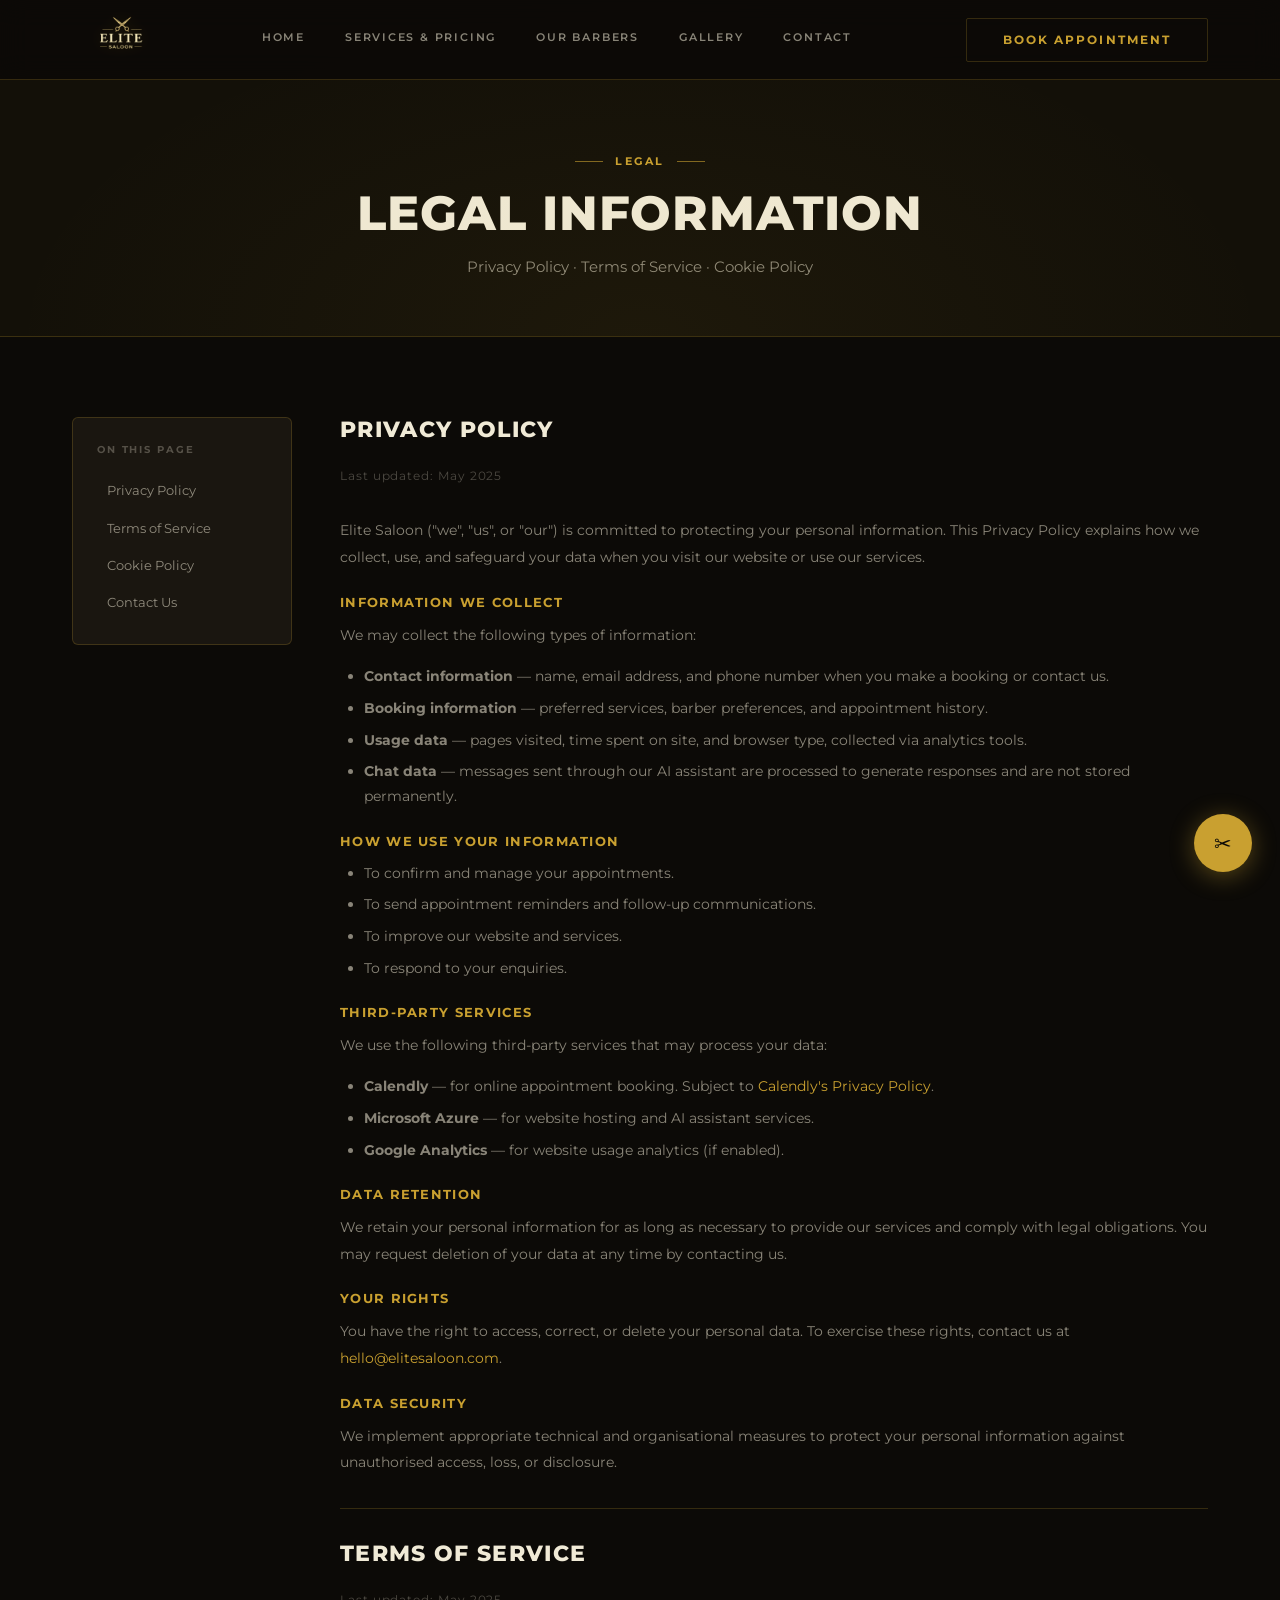
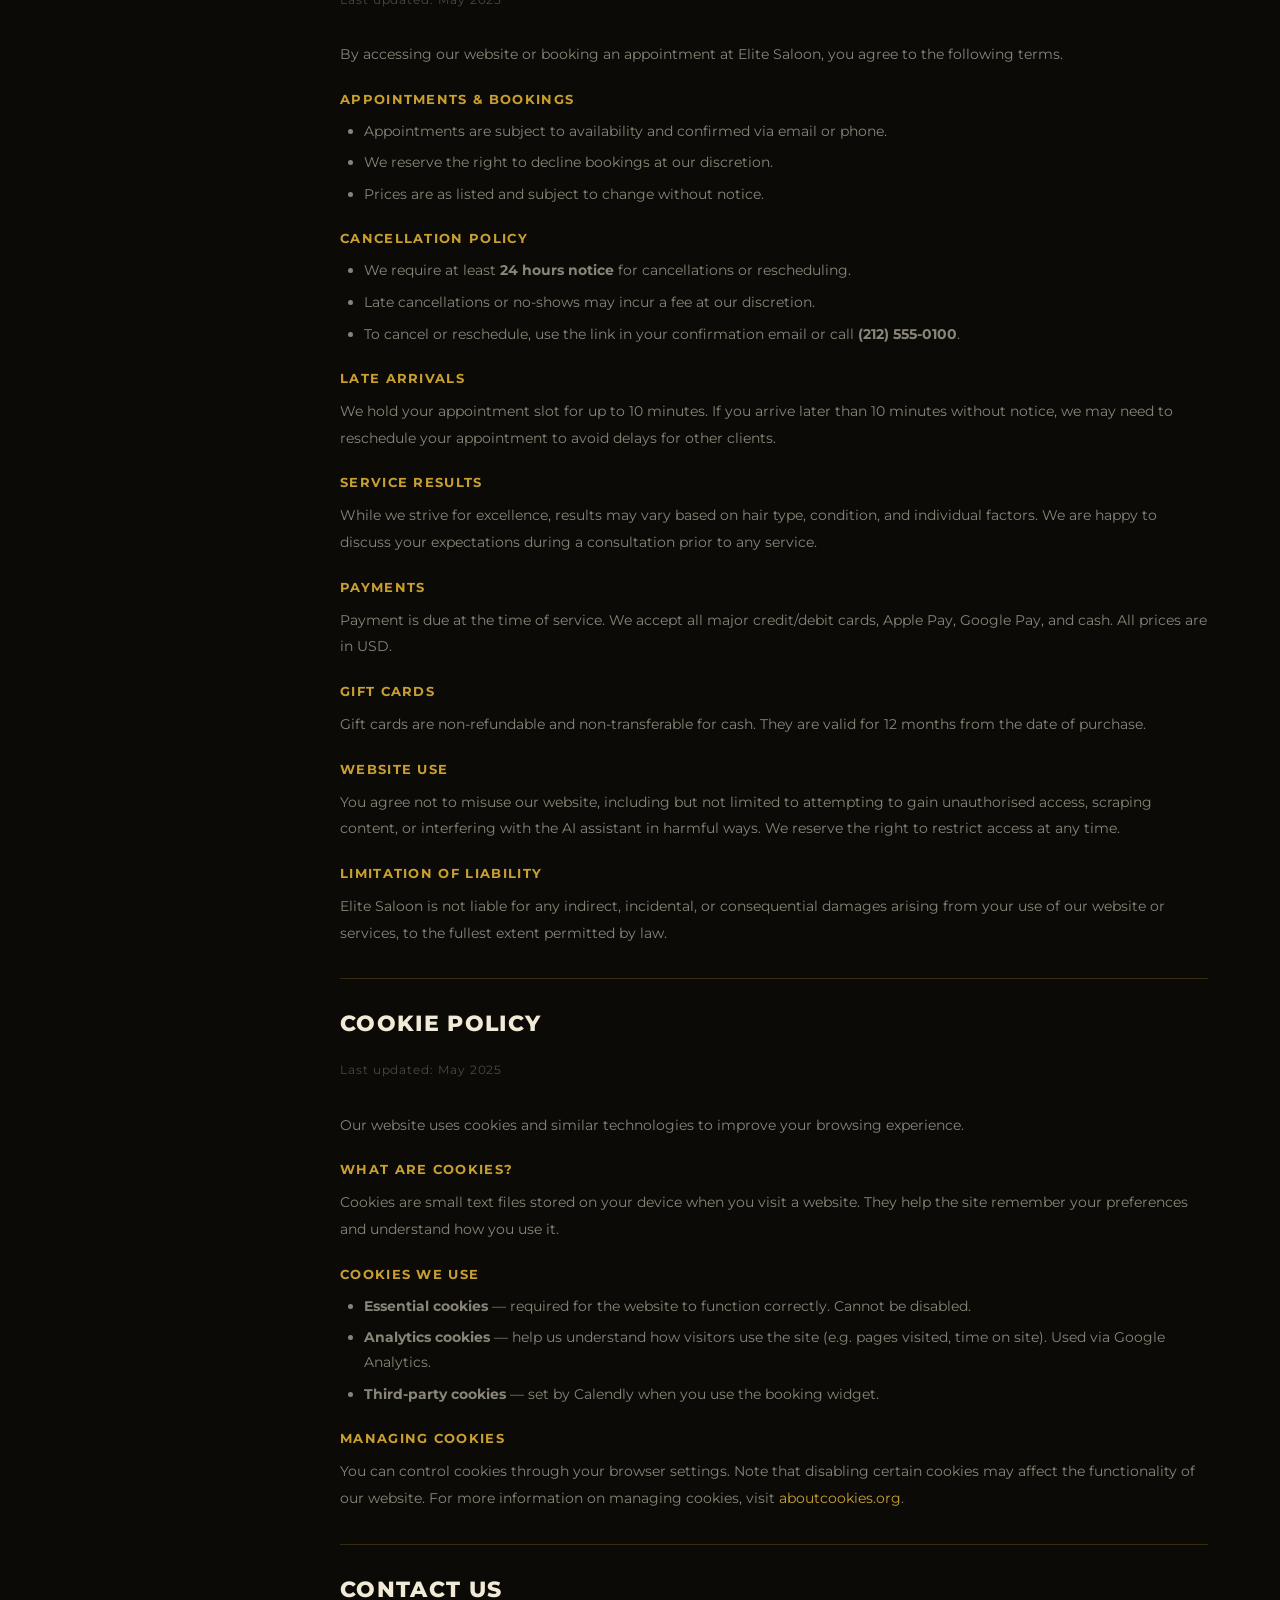
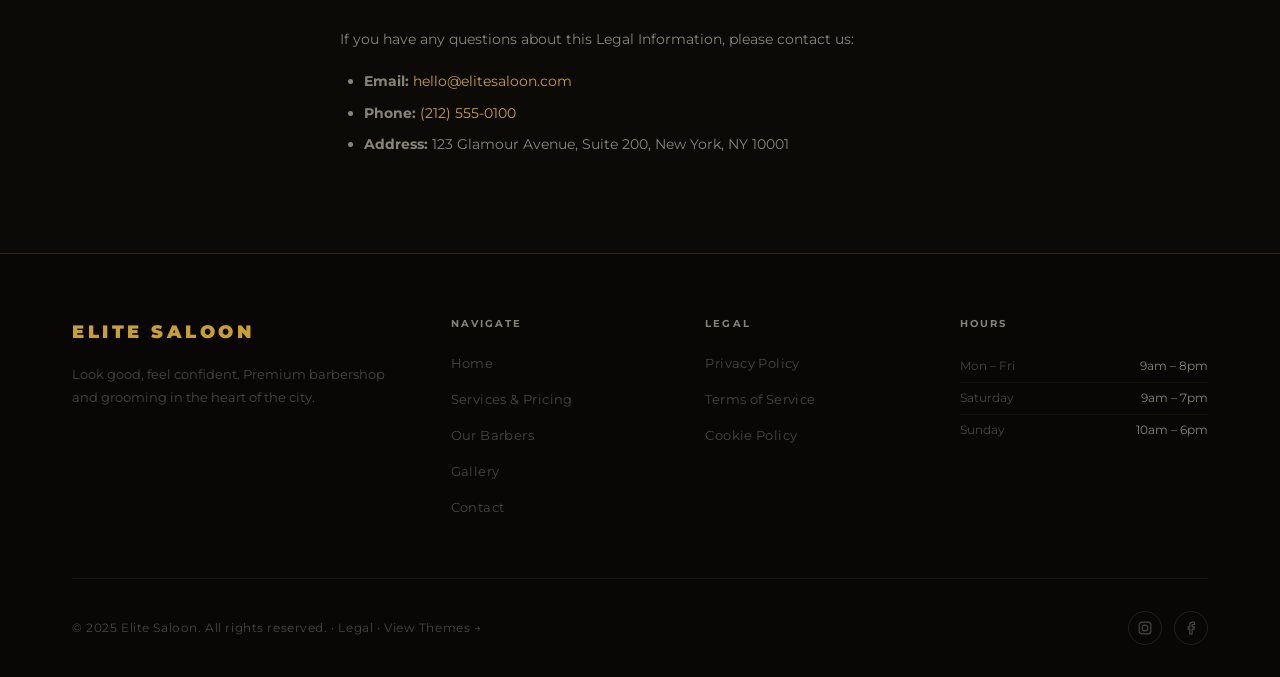
<file: site/legal.html>
<!DOCTYPE html>
<html lang="en">
<head>
  <meta charset="UTF-8" />
  <meta name="viewport" content="width=device-width, initial-scale=1.0" />
  <meta name="description" content="Elite Saloon — Privacy Policy, Terms of Service, and Cookie Policy." />
  <title>Legal | Elite Saloon</title>
  <link rel="icon" type="image/png" href="assets/images/logo/Elite-Salon-Logo.png" />
  <link rel="stylesheet" href="assets/css/main.css" />
  <link rel="stylesheet" href="assets/css/components.css" />
  <style>
    .legal-layout {
      display: grid;
      grid-template-columns: 220px 1fr;
      gap: 3rem;
      align-items: start;
    }
    .legal-nav {
      position: sticky;
      top: calc(var(--nav-h) + 2rem);
      background: var(--bg-card);
      border: 1px solid var(--gold-border);
      border-radius: var(--radius-md);
      padding: 1.5rem;
    }
    .legal-nav__title {
      font-size: 0.65rem;
      font-weight: 700;
      letter-spacing: 0.18em;
      text-transform: uppercase;
      color: var(--text-dim);
      margin-bottom: 1rem;
    }
    .legal-nav ul { display: flex; flex-direction: column; gap: 0.25rem; }
    .legal-nav a {
      font-size: 0.8rem;
      color: var(--text-muted);
      padding: 0.4rem 0.6rem;
      border-radius: var(--radius);
      display: block;
      transition: all 0.2s;
    }
    .legal-nav a:hover { color: var(--gold); background: var(--gold-dim); }
    .legal-section {
      padding-top: 2rem;
      border-top: 1px solid var(--gold-border);
      margin-top: 2rem;
    }
    .legal-section:first-child { border-top: none; margin-top: 0; padding-top: 0; }
    .legal-section h2 {
      font-size: 1.4rem;
      text-transform: uppercase;
      letter-spacing: 0.06em;
      margin-bottom: 1.5rem;
    }
    .legal-section h3 {
      font-size: 0.82rem;
      font-weight: 700;
      letter-spacing: 0.1em;
      text-transform: uppercase;
      color: var(--gold);
      margin: 1.5rem 0 0.75rem;
    }
    .legal-section p {
      font-size: 0.9rem;
      line-height: 1.85;
      color: var(--text-muted);
      margin-bottom: 1rem;
    }
    .legal-section ul {
      list-style: disc;
      padding-left: 1.5rem;
      margin-bottom: 1rem;
    }
    .legal-section ul li {
      font-size: 0.9rem;
      color: var(--text-muted);
      line-height: 1.75;
      margin-bottom: 0.4rem;
    }
    .legal-date {
      font-size: 0.72rem;
      color: var(--text-dim);
      letter-spacing: 0.08em;
      margin-bottom: 2rem;
      display: block;
    }
    @media (max-width: 768px) {
      .legal-layout { grid-template-columns: 1fr; }
      .legal-nav { position: static; }
    }
  </style>
</head>
<body>

<nav class="nav scrolled" id="main-nav">
  <div class="nav__inner">
    <a href="index.html" class="nav__logo">
      <img src="assets/images/logo/Elite-Salon-Logo.png" alt="Elite Saloon" class="nav__logo-img" />
    </a>
    <div class="nav__links">
      <a href="index.html">Home</a>
      <a href="services.html">Services & Pricing</a>
      <a href="barbers.html">Our Barbers</a>
      <a href="gallery.html">Gallery</a>
      <a href="contact.html">Contact</a>
    </div>
    <button class="btn btn-outline nav__book" onclick="openChat()">Book Appointment</button>
    <button class="nav__hamburger" id="hamburger"><span></span><span></span><span></span></button>
  </div>
</nav>
<div class="nav__mobile" id="mobile-menu">
  <button class="nav__mobile-close" id="mobile-close">✕</button>
  <a href="index.html">Home</a>
  <a href="services.html">Services & Pricing</a>
  <a href="barbers.html">Our Barbers</a>
  <a href="gallery.html">Gallery</a>
  <a href="contact.html">Contact</a>
  <button class="btn btn-gold" style="margin-top:1rem;" onclick="openChat()">Book Appointment</button>
</div>

<div class="page-header">
  <div class="container">
    <div class="label">Legal</div>
    <h1>Legal Information</h1>
    <p>Privacy Policy · Terms of Service · Cookie Policy</p>
  </div>
</div>

<section class="section">
  <div class="container">
    <div class="legal-layout">

      <!-- Side nav -->
      <div class="legal-nav">
        <div class="legal-nav__title">On this page</div>
        <ul>
          <li><a href="#privacy">Privacy Policy</a></li>
          <li><a href="#terms">Terms of Service</a></li>
          <li><a href="#cookies">Cookie Policy</a></li>
          <li><a href="#contact-legal">Contact Us</a></li>
        </ul>
      </div>

      <!-- Content -->
      <div>

        <!-- Privacy Policy -->
        <div class="legal-section" id="privacy">
          <h2>Privacy Policy</h2>
          <span class="legal-date">Last updated: May 2025</span>
          <p>Elite Saloon ("we", "us", or "our") is committed to protecting your personal information. This Privacy Policy explains how we collect, use, and safeguard your data when you visit our website or use our services.</p>

          <h3>Information We Collect</h3>
          <p>We may collect the following types of information:</p>
          <ul>
            <li><strong>Contact information</strong> — name, email address, and phone number when you make a booking or contact us.</li>
            <li><strong>Booking information</strong> — preferred services, barber preferences, and appointment history.</li>
            <li><strong>Usage data</strong> — pages visited, time spent on site, and browser type, collected via analytics tools.</li>
            <li><strong>Chat data</strong> — messages sent through our AI assistant are processed to generate responses and are not stored permanently.</li>
          </ul>

          <h3>How We Use Your Information</h3>
          <ul>
            <li>To confirm and manage your appointments.</li>
            <li>To send appointment reminders and follow-up communications.</li>
            <li>To improve our website and services.</li>
            <li>To respond to your enquiries.</li>
          </ul>

          <h3>Third-Party Services</h3>
          <p>We use the following third-party services that may process your data:</p>
          <ul>
            <li><strong>Calendly</strong> — for online appointment booking. Subject to <a href="https://calendly.com/privacy" target="_blank" rel="noopener" style="color:var(--gold);">Calendly's Privacy Policy</a>.</li>
            <li><strong>Microsoft Azure</strong> — for website hosting and AI assistant services.</li>
            <li><strong>Google Analytics</strong> — for website usage analytics (if enabled).</li>
          </ul>

          <h3>Data Retention</h3>
          <p>We retain your personal information for as long as necessary to provide our services and comply with legal obligations. You may request deletion of your data at any time by contacting us.</p>

          <h3>Your Rights</h3>
          <p>You have the right to access, correct, or delete your personal data. To exercise these rights, contact us at <a href="mailto:hello@elitesaloon.com" style="color:var(--gold);">hello@elitesaloon.com</a>.</p>

          <h3>Data Security</h3>
          <p>We implement appropriate technical and organisational measures to protect your personal information against unauthorised access, loss, or disclosure.</p>
        </div>

        <!-- Terms of Service -->
        <div class="legal-section" id="terms">
          <h2>Terms of Service</h2>
          <span class="legal-date">Last updated: May 2025</span>
          <p>By accessing our website or booking an appointment at Elite Saloon, you agree to the following terms.</p>

          <h3>Appointments & Bookings</h3>
          <ul>
            <li>Appointments are subject to availability and confirmed via email or phone.</li>
            <li>We reserve the right to decline bookings at our discretion.</li>
            <li>Prices are as listed and subject to change without notice.</li>
          </ul>

          <h3>Cancellation Policy</h3>
          <ul>
            <li>We require at least <strong>24 hours notice</strong> for cancellations or rescheduling.</li>
            <li>Late cancellations or no-shows may incur a fee at our discretion.</li>
            <li>To cancel or reschedule, use the link in your confirmation email or call <strong>(212) 555-0100</strong>.</li>
          </ul>

          <h3>Late Arrivals</h3>
          <p>We hold your appointment slot for up to 10 minutes. If you arrive later than 10 minutes without notice, we may need to reschedule your appointment to avoid delays for other clients.</p>

          <h3>Service Results</h3>
          <p>While we strive for excellence, results may vary based on hair type, condition, and individual factors. We are happy to discuss your expectations during a consultation prior to any service.</p>

          <h3>Payments</h3>
          <p>Payment is due at the time of service. We accept all major credit/debit cards, Apple Pay, Google Pay, and cash. All prices are in USD.</p>

          <h3>Gift Cards</h3>
          <p>Gift cards are non-refundable and non-transferable for cash. They are valid for 12 months from the date of purchase.</p>

          <h3>Website Use</h3>
          <p>You agree not to misuse our website, including but not limited to attempting to gain unauthorised access, scraping content, or interfering with the AI assistant in harmful ways. We reserve the right to restrict access at any time.</p>

          <h3>Limitation of Liability</h3>
          <p>Elite Saloon is not liable for any indirect, incidental, or consequential damages arising from your use of our website or services, to the fullest extent permitted by law.</p>
        </div>

        <!-- Cookie Policy -->
        <div class="legal-section" id="cookies">
          <h2>Cookie Policy</h2>
          <span class="legal-date">Last updated: May 2025</span>
          <p>Our website uses cookies and similar technologies to improve your browsing experience.</p>

          <h3>What Are Cookies?</h3>
          <p>Cookies are small text files stored on your device when you visit a website. They help the site remember your preferences and understand how you use it.</p>

          <h3>Cookies We Use</h3>
          <ul>
            <li><strong>Essential cookies</strong> — required for the website to function correctly. Cannot be disabled.</li>
            <li><strong>Analytics cookies</strong> — help us understand how visitors use the site (e.g. pages visited, time on site). Used via Google Analytics.</li>
            <li><strong>Third-party cookies</strong> — set by Calendly when you use the booking widget.</li>
          </ul>

          <h3>Managing Cookies</h3>
          <p>You can control cookies through your browser settings. Note that disabling certain cookies may affect the functionality of our website. For more information on managing cookies, visit <a href="https://www.aboutcookies.org" target="_blank" rel="noopener" style="color:var(--gold);">aboutcookies.org</a>.</p>
        </div>

        <!-- Contact -->
        <div class="legal-section" id="contact-legal">
          <h2>Contact Us</h2>
          <p>If you have any questions about this Legal Information, please contact us:</p>
          <ul>
            <li><strong>Email:</strong> <a href="mailto:hello@elitesaloon.com" style="color:var(--gold);">hello@elitesaloon.com</a></li>
            <li><strong>Phone:</strong> <a href="tel:+12125550100" style="color:var(--gold);">(212) 555-0100</a></li>
            <li><strong>Address:</strong> 123 Glamour Avenue, Suite 200, New York, NY 10001</li>
          </ul>
        </div>

      </div>
    </div>
  </div>
</section>

<footer class="footer">
  <div class="container">
    <div class="footer__grid">
      <div class="footer__brand">
        <span class="footer__brand-name">Elite Saloon</span>
        <p>Look good, feel confident. Premium barbershop and grooming in the heart of the city.</p>
      </div>
      <div class="footer__col">
        <h4>Navigate</h4>
        <ul>
          <li><a href="index.html">Home</a></li>
          <li><a href="services.html">Services & Pricing</a></li>
          <li><a href="barbers.html">Our Barbers</a></li>
          <li><a href="gallery.html">Gallery</a></li>
          <li><a href="contact.html">Contact</a></li>
        </ul>
      </div>
      <div class="footer__col">
        <h4>Legal</h4>
        <ul>
          <li><a href="legal.html#privacy">Privacy Policy</a></li>
          <li><a href="legal.html#terms">Terms of Service</a></li>
          <li><a href="legal.html#cookies">Cookie Policy</a></li>
        </ul>
      </div>
      <div class="footer__col">
        <h4>Hours</h4>
        <div class="footer__hours-row"><span>Mon – Fri</span><span>9am – 8pm</span></div>
        <div class="footer__hours-row"><span>Saturday</span><span>9am – 7pm</span></div>
        <div class="footer__hours-row"><span>Sunday</span><span>10am – 6pm</span></div>
      </div>
    </div>
    <div class="footer__bottom">
      <span>© 2025 Elite Saloon. All rights reserved. · <a href="legal.html" style="color:var(--text-dim);">Legal</a> · <a href="themes/index.html" style="color:var(--text-dim);">View Themes →</a></span>
      <div class="footer__social">
        <a href="#" aria-label="Instagram"><svg width="14" height="14" viewBox="0 0 24 24" fill="none" stroke="currentColor" stroke-width="2"><rect x="2" y="2" width="20" height="20" rx="5"/><circle cx="12" cy="12" r="5"/></svg></a>
        <a href="#" aria-label="Facebook"><svg width="14" height="14" viewBox="0 0 24 24" fill="none" stroke="currentColor" stroke-width="2"><path d="M18 2h-3a5 5 0 0 0-5 5v3H7v4h3v8h4v-8h3l1-4h-4V7a1 1 0 0 1 1-1h3z"/></svg></a>
      </div>
    </div>
  </div>
</footer>

<button class="chat-toggle" id="chat-toggle" title="Book Appointment">✂</button>
<div class="chat-window" id="chat-window">
  <div class="chat-header">
    <div class="chat-header__avatar">ES</div>
    <div class="chat-header__info">
      <div class="chat-header__name">Elite Saloon Assistant</div>
      <div class="chat-header__status">Online — ready to book</div>
    </div>
    <button class="chat-header__close" id="chat-close">✕</button>
  </div>
  <div class="chat-messages" id="chat-messages"></div>
  <div class="chat-quick-replies" id="quick-replies"></div>
  <div class="chat-input-area">
    <textarea class="chat-input" id="chat-input" rows="1" placeholder="Ask about services, pricing, or booking…"></textarea>
    <button class="chat-send" id="chat-send">➤</button>
  </div>
  <div class="chat-footer">Powered by Elite AI</div>
</div>

<script src="assets/js/main.js"></script>
<script src="assets/js/chat-widget.js"></script>
</body>
</html>
</file>
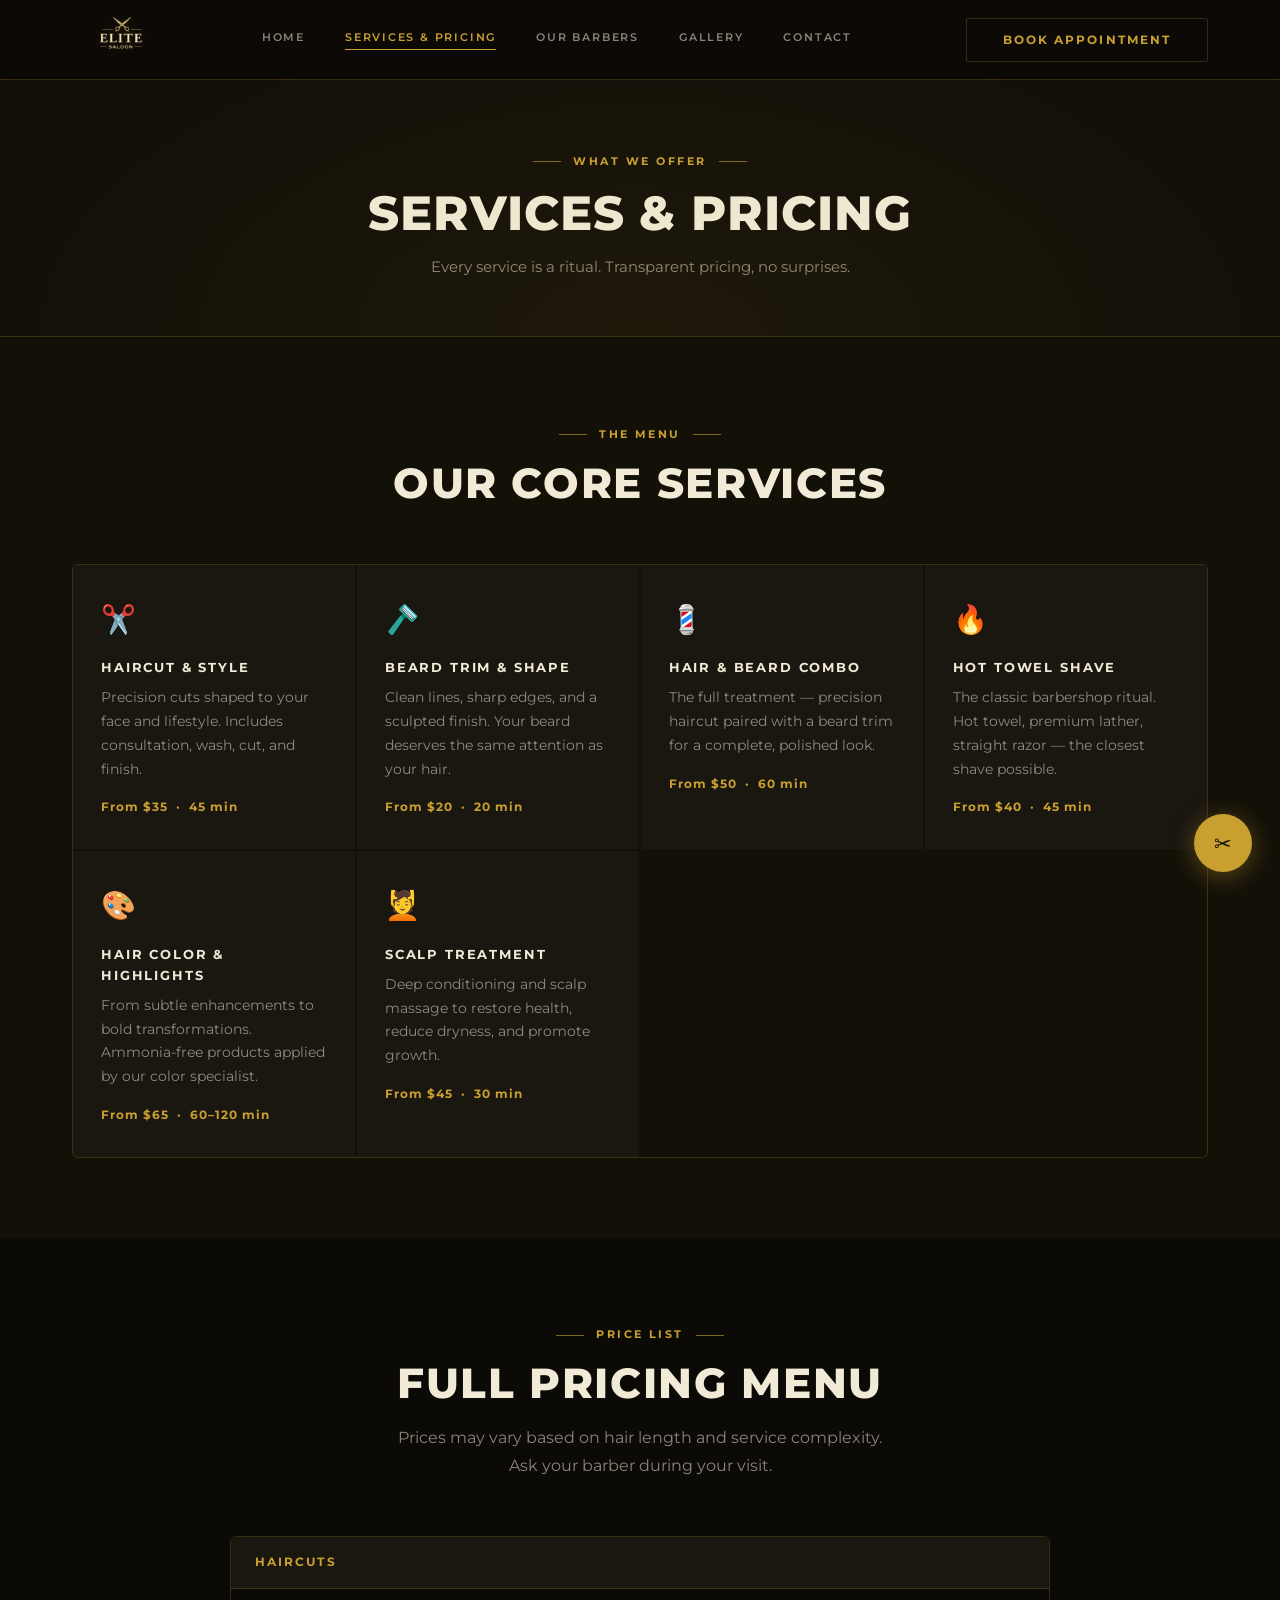
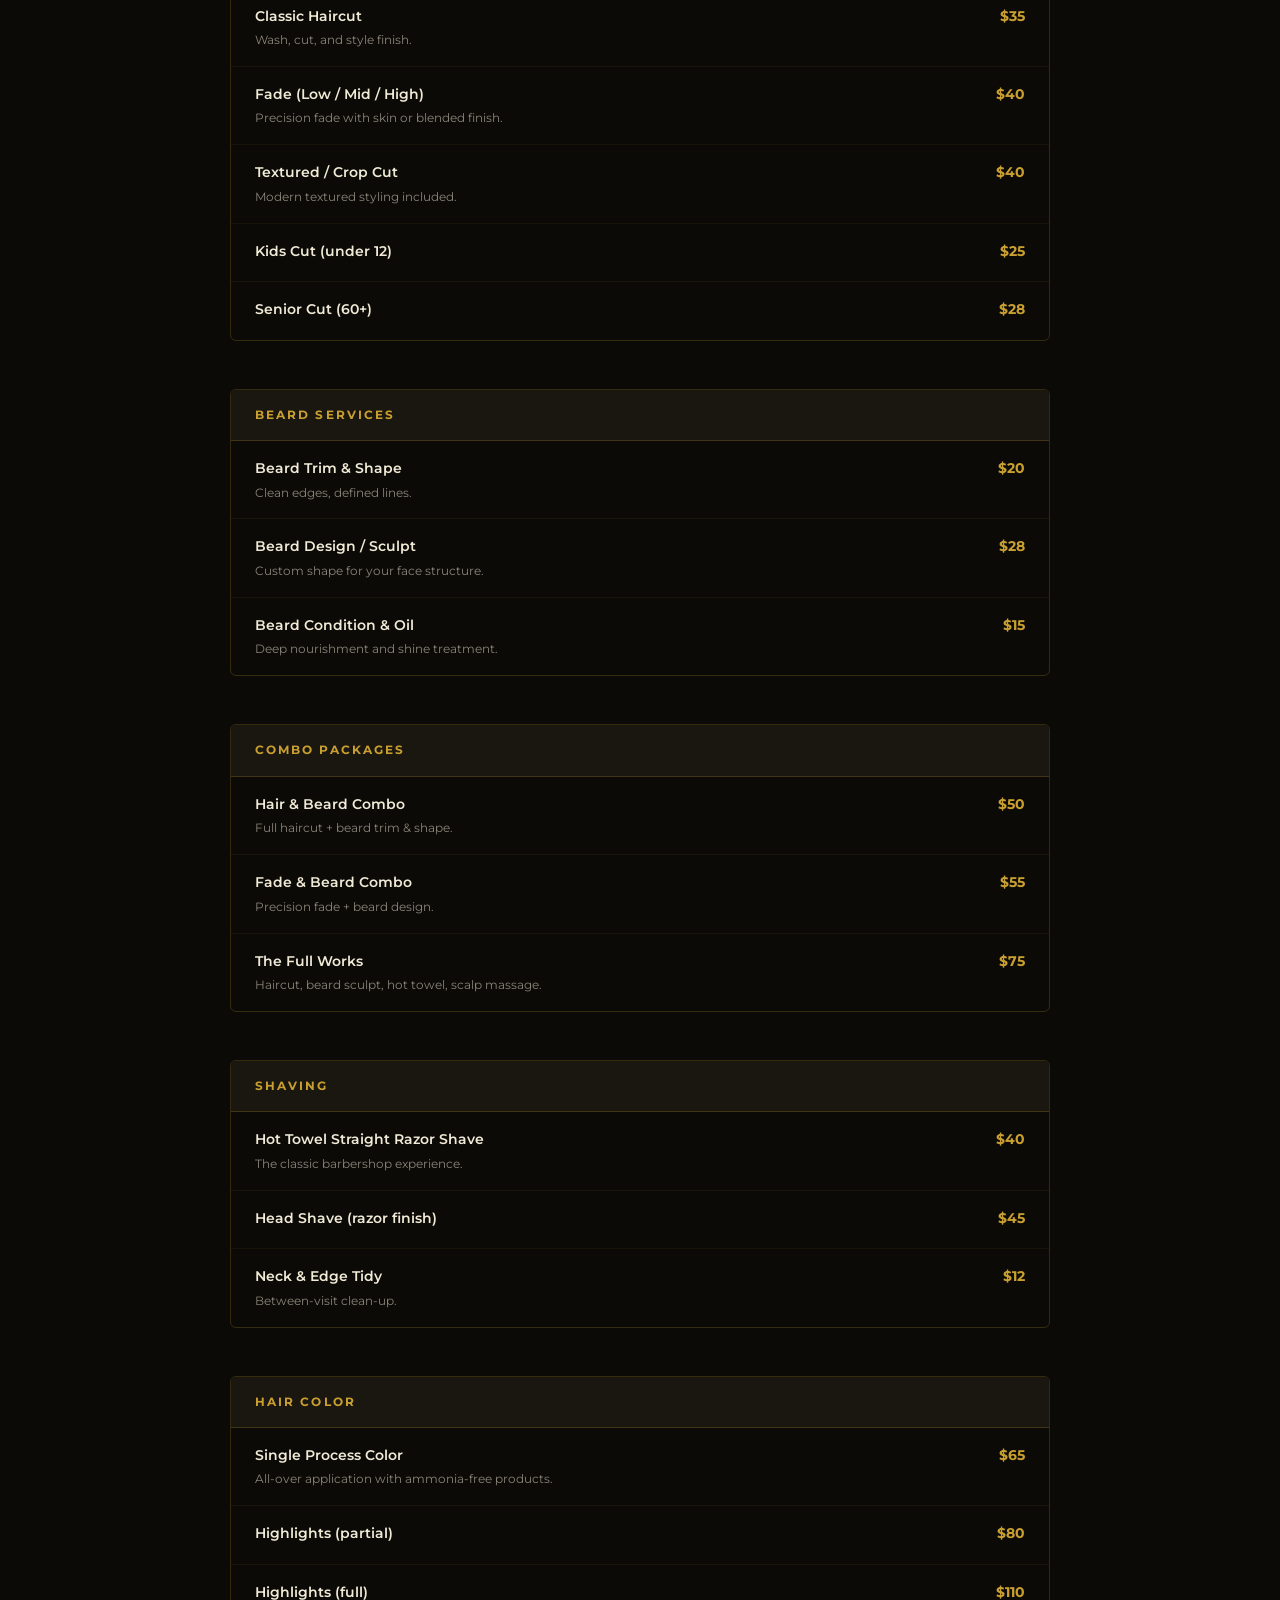
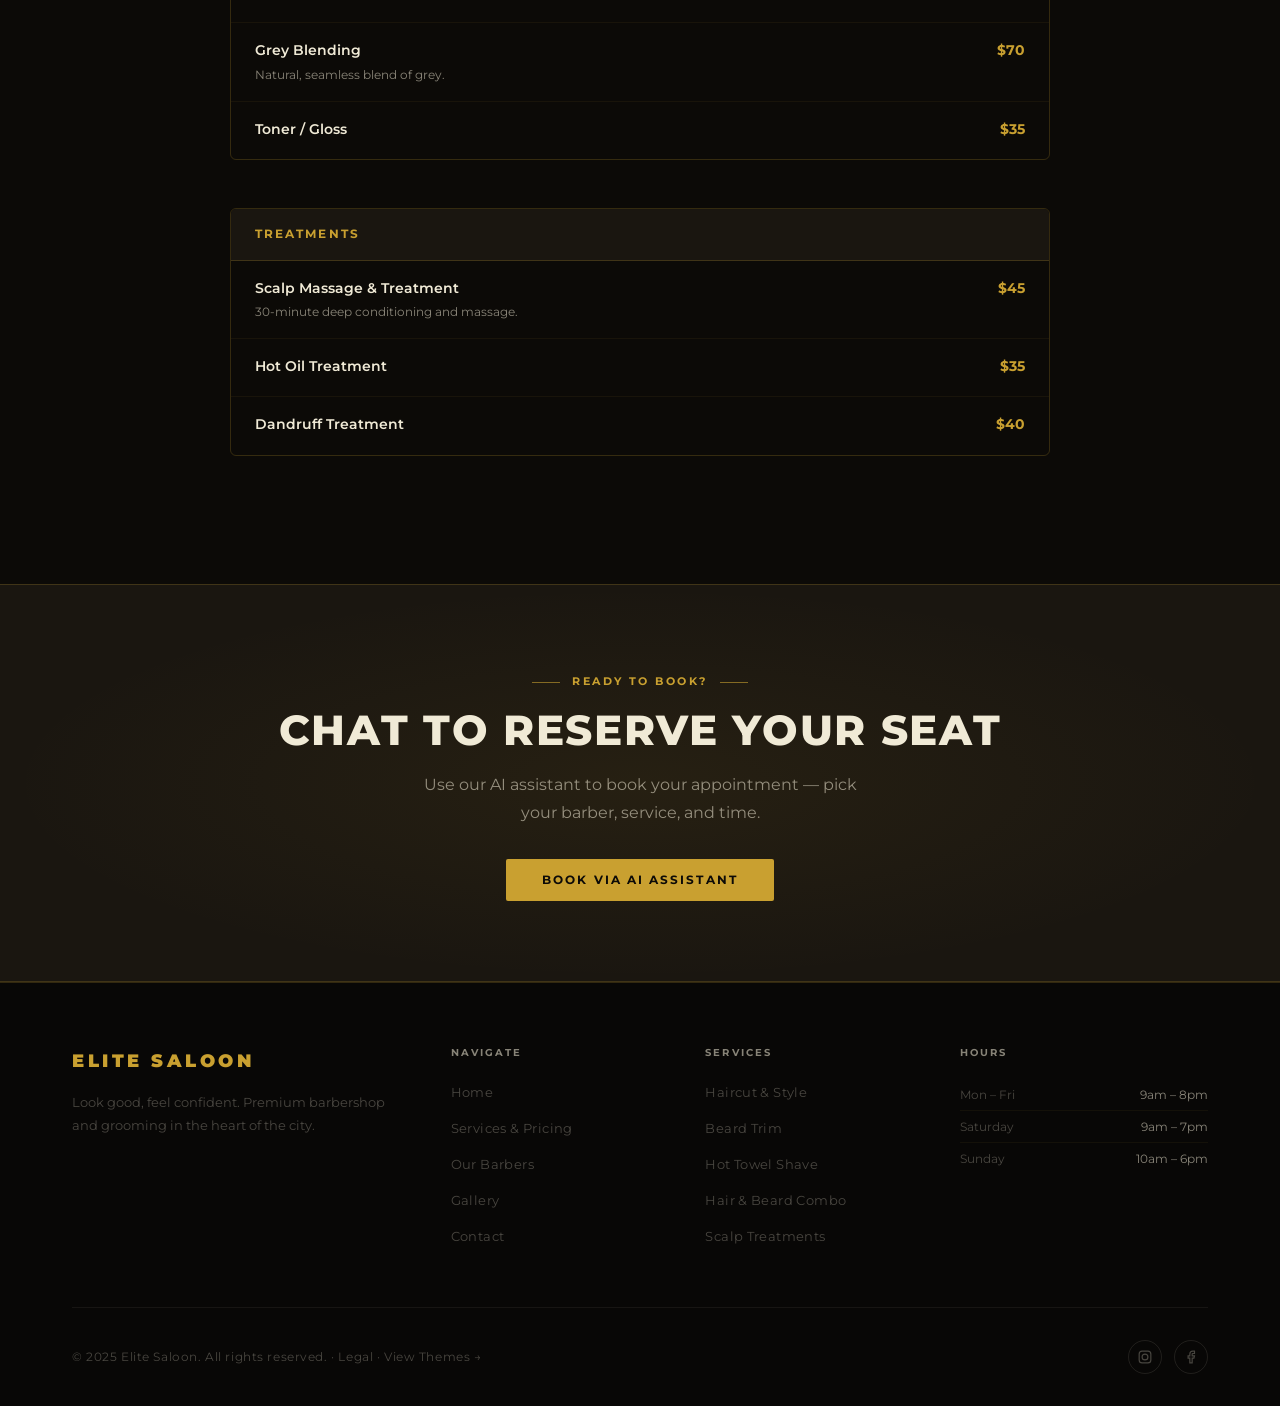
<file: site/services.html>
<!DOCTYPE html>
<html lang="en">
<head>
  <meta charset="UTF-8" />
  <meta name="viewport" content="width=device-width, initial-scale=1.0" />
  <meta name="description" content="Elite Saloon services and pricing — haircuts, beard trims, hot shaves, and more." />
  <title>Services & Pricing | Elite Saloon</title>
  <link rel="icon" type="image/png" href="assets/images/logo/Elite-Salon-Logo.png" />
  <link rel="stylesheet" href="assets/css/main.css" />
  <link rel="stylesheet" href="assets/css/components.css" />
</head>
<body>

<nav class="nav scrolled" id="main-nav">
  <div class="nav__inner">
    <a href="index.html" class="nav__logo">
      <img src="assets/images/logo/Elite-Salon-Logo.png" alt="Elite Saloon" class="nav__logo-img" />
    </a>
    <div class="nav__links">
      <a href="index.html">Home</a>
      <a href="services.html" class="active">Services & Pricing</a>
      <a href="barbers.html">Our Barbers</a>
      <a href="gallery.html">Gallery</a>
      <a href="contact.html">Contact</a>
    </div>
    <button class="btn btn-outline nav__book" onclick="openChat()">Book Appointment</button>
    <button class="nav__hamburger" id="hamburger"><span></span><span></span><span></span></button>
  </div>
</nav>
<div class="nav__mobile" id="mobile-menu">
  <button class="nav__mobile-close" id="mobile-close">✕</button>
  <a href="index.html">Home</a>
  <a href="services.html">Services & Pricing</a>
  <a href="barbers.html">Our Barbers</a>
  <a href="gallery.html">Gallery</a>
  <a href="contact.html">Contact</a>
  <button class="btn btn-gold" style="margin-top:1rem;" onclick="openChat()">Book Appointment</button>
</div>

<div class="page-header">
  <div class="container">
    <div class="label">What We Offer</div>
    <h1>Services & Pricing</h1>
    <p>Every service is a ritual. Transparent pricing, no surprises.</p>
  </div>
</div>

<!-- Service Cards -->
<section class="section section--darker">
  <div class="container">
    <div class="section-header">
      <div class="label">The Menu</div>
      <h2>Our Core Services</h2>
    </div>
    <div class="services-grid" id="services-full"></div>
  </div>
</section>

<!-- Full Pricing -->
<section class="section">
  <div class="container">
    <div class="section-header">
      <div class="label">Price List</div>
      <h2>Full Pricing Menu</h2>
      <p>Prices may vary based on hair length and service complexity. Ask your barber during your visit.</p>
    </div>
    <div class="pricing-section" id="pricing-full"></div>
  </div>
</section>

<!-- CTA -->
<section class="cta-banner">
  <div class="container">
    <div class="label" style="justify-content:center;">Ready to Book?</div>
    <h2>Chat to Reserve Your Seat</h2>
    <p>Use our AI assistant to book your appointment — pick your barber, service, and time.</p>
    <button class="btn btn-gold" onclick="openChat()">Book via AI Assistant</button>
  </div>
</section>

<footer class="footer">
  <div class="container">
    <div class="footer__grid">
      <div class="footer__brand">
        <span class="footer__brand-name">Elite Saloon</span>
        <p>Look good, feel confident. Premium barbershop and grooming in the heart of the city.</p>
      </div>
      <div class="footer__col">
        <h4>Navigate</h4>
        <ul>
          <li><a href="index.html">Home</a></li>
          <li><a href="services.html">Services & Pricing</a></li>
          <li><a href="barbers.html">Our Barbers</a></li>
          <li><a href="gallery.html">Gallery</a></li>
          <li><a href="contact.html">Contact</a></li>
        </ul>
      </div>
      <div class="footer__col">
        <h4>Services</h4>
        <ul>
          <li><a href="services.html">Haircut & Style</a></li>
          <li><a href="services.html">Beard Trim</a></li>
          <li><a href="services.html">Hot Towel Shave</a></li>
          <li><a href="services.html">Hair & Beard Combo</a></li>
          <li><a href="services.html">Scalp Treatments</a></li>
        </ul>
      </div>
      <div class="footer__col">
        <h4>Hours</h4>
        <div class="footer__hours-row"><span>Mon – Fri</span><span>9am – 8pm</span></div>
        <div class="footer__hours-row"><span>Saturday</span><span>9am – 7pm</span></div>
        <div class="footer__hours-row"><span>Sunday</span><span>10am – 6pm</span></div>
      </div>
    </div>
    <div class="footer__bottom">
      <span>© 2025 Elite Saloon. All rights reserved. · <a href="legal.html" style="color:var(--text-dim);">Legal</a> · <a href="themes/index.html" style="color:var(--text-dim);">View Themes →</a></span>
      <div class="footer__social">
        <a href="#" aria-label="Instagram"><svg width="14" height="14" viewBox="0 0 24 24" fill="none" stroke="currentColor" stroke-width="2"><rect x="2" y="2" width="20" height="20" rx="5"/><circle cx="12" cy="12" r="5"/></svg></a>
        <a href="#" aria-label="Facebook"><svg width="14" height="14" viewBox="0 0 24 24" fill="none" stroke="currentColor" stroke-width="2"><path d="M18 2h-3a5 5 0 0 0-5 5v3H7v4h3v8h4v-8h3l1-4h-4V7a1 1 0 0 1 1-1h3z"/></svg></a>
      </div>
    </div>
  </div>
</footer>

<button class="chat-toggle" id="chat-toggle" title="Book Appointment">✂</button>
<div class="chat-window" id="chat-window">
  <div class="chat-header">
    <div class="chat-header__avatar">ES</div>
    <div class="chat-header__info">
      <div class="chat-header__name">Elite Saloon Assistant</div>
      <div class="chat-header__status">Online — ready to book</div>
    </div>
    <button class="chat-header__close" id="chat-close">✕</button>
  </div>
  <div class="chat-messages" id="chat-messages"></div>
  <div class="chat-quick-replies" id="quick-replies"></div>
  <div class="chat-input-area">
    <textarea class="chat-input" id="chat-input" rows="1" placeholder="Ask about services, pricing, or booking…"></textarea>
    <button class="chat-send" id="chat-send">➤</button>
  </div>
  <div class="chat-footer">Powered by Elite AI</div>
</div>
<div class="toast-container" id="toast-container"></div>

<script src="assets/js/main.js"></script>
<script src="assets/js/chat-widget.js"></script>
</body>
</html>
</file>
<file: site/assets/css/main.css>
/* ============================================
   ELITE SALOON — Design System
   Theme: Dark luxury barbershop
   Font: Montserrat
   ============================================ */

@import url('https://fonts.googleapis.com/css2?family=Montserrat:wght@300;400;500;600;700;800;900&display=swap');

:root {
  --bg:          #0C0A07;
  --bg-2:        #131008;
  --bg-card:     #1A1610;
  --bg-card-2:   #221D14;
  --gold:        #C9A030;
  --gold-light:  #E8C060;
  --gold-dim:    rgba(201,160,48,0.10);
  --gold-border: rgba(201,160,48,0.22);
  --text:        #F0EAD6;
  --text-muted:  rgba(240,234,214,0.55);
  --text-dim:    rgba(240,234,214,0.28);
  --font:        'Montserrat', sans-serif;
  --nav-h:       80px;
  --max-w:       1200px;
  --gap:         2rem;
  --section-py:  5rem;
  --radius:      2px;
  --radius-md:   6px;
  --shadow:      0 12px 48px rgba(0,0,0,0.5);
  --shadow-sm:   0 4px 16px rgba(0,0,0,0.35);
  --ease:        all 0.3s ease;
}

/* ---- Reset ---- */
*, *::before, *::after { box-sizing: border-box; margin: 0; padding: 0; }
html { scroll-behavior: smooth; font-size: 16px; }
body {
  font-family: var(--font);
  background: var(--bg);
  color: var(--text);
  line-height: 1.6;
  -webkit-font-smoothing: antialiased;
  overflow-x: hidden;
}
img { max-width: 100%; height: auto; display: block; }
a { color: inherit; text-decoration: none; }
ul { list-style: none; }
button { font-family: var(--font); cursor: pointer; }

/* ---- Typography ---- */
h1, h2, h3, h4 { font-family: var(--font); line-height: 1.15; font-weight: 800; }
h1 { font-size: clamp(2.2rem, 5.5vw, 4rem); letter-spacing: 0.02em; }
h2 { font-size: clamp(1.6rem, 3.5vw, 2.6rem); letter-spacing: 0.04em; }
h3 { font-size: clamp(1rem, 2vw, 1.25rem); letter-spacing: 0.05em; font-weight: 700; }
p  { color: var(--text-muted); line-height: 1.75; margin-bottom: 1rem; }
p:last-child { margin-bottom: 0; }

/* ---- Layout ---- */
.container {
  max-width: var(--max-w);
  margin: 0 auto;
  padding: 0 2rem;
}
.section { padding: var(--section-py) 0; }
.section--darker { background: var(--bg-2); }

/* ---- Section Labels ---- */
.label {
  display: inline-flex;
  align-items: center;
  gap: 0.75rem;
  font-size: 0.7rem;
  font-weight: 700;
  letter-spacing: 0.22em;
  text-transform: uppercase;
  color: var(--gold);
  margin-bottom: 1rem;
}
.label::before, .label::after {
  content: '';
  display: block;
  width: 28px;
  height: 1px;
  background: var(--gold);
  opacity: 0.6;
}
.section-header { text-align: center; margin-bottom: 3.5rem; }
.section-header h2 { text-transform: uppercase; color: var(--text); }
.section-header p { max-width: 500px; margin: 1rem auto 0; }

/* ---- Gold divider ---- */
.gold-divider {
  display: flex;
  align-items: center;
  gap: 1rem;
  margin: 1.25rem 0;
}
.gold-divider::before, .gold-divider::after {
  content: '';
  flex: 1;
  height: 1px;
  background: linear-gradient(90deg, transparent, var(--gold-border), transparent);
}
.gold-divider svg { color: var(--gold); flex-shrink: 0; }
.gold-divider--center { justify-content: center; }
.gold-divider--center::before,
.gold-divider--center::after { max-width: 80px; }

/* ---- Buttons ---- */
.btn {
  display: inline-flex;
  align-items: center;
  gap: 0.5rem;
  padding: 0.875rem 2.25rem;
  font-family: var(--font);
  font-size: 0.72rem;
  font-weight: 700;
  letter-spacing: 0.18em;
  text-transform: uppercase;
  border: none;
  cursor: pointer;
  transition: var(--ease);
  border-radius: var(--radius);
  white-space: nowrap;
}
.btn-gold {
  background: var(--gold);
  color: var(--bg);
}
.btn-gold:hover {
  background: var(--gold-light);
  transform: translateY(-2px);
  box-shadow: 0 8px 24px rgba(201,160,48,0.3);
}
.btn-outline {
  background: transparent;
  color: var(--gold);
  border: 1px solid var(--gold-border);
}
.btn-outline:hover {
  background: var(--gold-dim);
  border-color: var(--gold);
}
.btn-ghost {
  background: transparent;
  color: var(--text);
  border: 1px solid rgba(240,234,214,0.2);
}
.btn-ghost:hover {
  border-color: var(--gold);
  color: var(--gold);
}

/* ---- Navigation ---- */
.nav {
  position: fixed;
  top: 0; left: 0; right: 0;
  height: var(--nav-h);
  z-index: 1000;
  transition: var(--ease);
  background: rgba(12,10,7,0.6);
  backdrop-filter: blur(14px);
  -webkit-backdrop-filter: blur(14px);
  border-bottom: 1px solid transparent;
}
.nav.scrolled {
  background: rgba(12,10,7,0.95);
  border-bottom-color: var(--gold-border);
}
.nav__inner {
  max-width: var(--max-w);
  margin: 0 auto;
  padding: 0 2rem;
  height: 100%;
  display: flex;
  align-items: center;
  justify-content: space-between;
}
/* Logo */
.nav__logo {
  display: flex;
  align-items: center;
  gap: 10px;
  flex-shrink: 0;
}
.nav__logo-img {
  height: 100px;
  width: auto;
  mix-blend-mode: lighten;
  filter: drop-shadow(0 0 8px rgba(201,160,48,0.2));
}
.nav__logo-text {
  display: flex;
  flex-direction: column;
  line-height: 1;
  gap: 3px;
}
.nav__logo-name {
  font-size: 1.15rem;
  font-weight: 900;
  letter-spacing: 0.22em;
  color: var(--gold);
  text-transform: uppercase;
}
.nav__logo-sub {
  font-size: 0.5rem;
  font-weight: 600;
  letter-spacing: 0.35em;
  color: var(--text-muted);
  text-transform: uppercase;
  text-align: center;
}
/* Nav Links */
.nav__links {
  display: flex;
  align-items: center;
  gap: 2.5rem;
}
.nav__links a {
  font-size: 0.7rem;
  font-weight: 600;
  letter-spacing: 0.16em;
  text-transform: uppercase;
  color: var(--text-muted);
  transition: var(--ease);
  position: relative;
  padding-bottom: 4px;
}
.nav__links a::after {
  content: '';
  position: absolute;
  bottom: 0; left: 0; right: 0;
  height: 1px;
  background: var(--gold);
  transform: scaleX(0);
  transition: transform 0.3s ease;
}
.nav__links a:hover, .nav__links a.active {
  color: var(--text);
}
.nav__links a:hover::after, .nav__links a.active::after {
  transform: scaleX(1);
}
.nav__links a.active { color: var(--gold); }
.nav__book {
  margin-left: 1.5rem;
}
/* Hamburger */
.nav__hamburger {
  display: none;
  flex-direction: column;
  gap: 5px;
  background: none;
  border: none;
  padding: 4px;
}
.nav__hamburger span {
  display: block;
  width: 22px;
  height: 1.5px;
  background: var(--text);
  transition: var(--ease);
}
/* Mobile menu */
.nav__mobile {
  display: none;
  position: fixed;
  inset: 0;
  background: var(--bg);
  z-index: 999;
  flex-direction: column;
  align-items: center;
  justify-content: center;
  gap: 2.5rem;
}
.nav__mobile.open { display: flex; }
.nav__mobile a {
  font-size: 1.5rem;
  font-weight: 800;
  letter-spacing: 0.15em;
  text-transform: uppercase;
  color: var(--text-muted);
  transition: color 0.2s;
}
.nav__mobile a:hover { color: var(--gold); }
.nav__mobile-close {
  position: absolute;
  top: 1.5rem; right: 2rem;
  background: none;
  border: none;
  color: var(--text-muted);
  font-size: 1.5rem;
  cursor: pointer;
}

/* ---- Hero ---- */
.hero {
  min-height: 620px;
  height: 72vh;
  position: relative;
  display: flex;
  align-items: center;
  overflow: hidden;
  background: var(--bg);
}
.hero__bg-img {
  position: absolute;
  inset: 0;
  background: url('../images/gallery/background.png') center top / 75% auto no-repeat;
  z-index: 0;
}
.hero__overlay {
  position: absolute;
  inset: 0;
  background: linear-gradient(
    90deg,
    rgba(12,10,7,0.92) 30%,
    rgba(12,10,7,0.55) 60%,
    rgba(12,10,7,0.25) 100%
  );
  z-index: 1;
}
.hero__inner {
  position: relative;
  z-index: 2;
  padding-top: var(--nav-h);
}
.hero__content {
  max-width: 520px;
  text-align: left;
  margin-right: auto;
}
.hero__caption {
  font-size: 0.68rem;
  font-weight: 700;
  letter-spacing: 0.28em;
  text-transform: uppercase;
  color: var(--gold);
  margin-bottom: 1.25rem;
  display: flex;
  align-items: center;
  gap: 0.75rem;
}
.hero__caption::before {
  content: '';
  display: block;
  width: 36px;
  height: 1px;
  background: var(--gold);
}
.hero h1 {
  color: var(--text);
  text-transform: uppercase;
  margin-bottom: 0;
  line-height: 1.15;
  font-size: clamp(1.6rem, 3.2vw, 2.6rem);
  letter-spacing: 0.06em;
}
.hero h1 em {
  font-style: normal;
  color: var(--gold);
}
.hero__sub {
  font-size: 0.95rem;
  color: var(--text-muted);
  max-width: 420px;
  margin-top: 0.25rem;
  line-height: 1.8;
}
.hero__actions {
  margin-top: 2.5rem;
  display: flex;
  gap: 1rem;
  flex-wrap: wrap;
}
.hero__scroll {
  display: none;
  position: absolute;
  bottom: 2rem; left: 50%;
  transform: translateX(-50%);
  display: flex;
  flex-direction: column;
  align-items: center;
  gap: 0.4rem;
  color: var(--text-dim);
  font-size: 0.62rem;
  letter-spacing: 0.14em;
  text-transform: uppercase;
  animation: scrollPulse 2.5s ease-in-out infinite;
  z-index: 1;
}
@keyframes scrollPulse {
  0%, 100% { opacity: 0.4; transform: translateX(-50%) translateY(0); }
  50% { opacity: 0.8; transform: translateX(-50%) translateY(6px); }
}

/* ---- Feature Strip ---- */
.features-strip {
  background: var(--bg-card);
  border-top: 1px solid var(--gold-border);
  border-bottom: 1px solid var(--gold-border);
  padding: 2rem 0;
}
.features-strip__grid {
  display: grid;
  grid-template-columns: repeat(3, 1fr);
  gap: 0;
}
.feature-item {
  display: flex;
  flex-direction: column;
  align-items: center;
  gap: 0.6rem;
  text-align: center;
  padding: 1rem 2rem;
  border-right: 1px solid var(--gold-border);
}
.feature-item:last-child { border-right: none; }
.feature-item__icon {
  width: 44px; height: 44px;
  display: flex;
  align-items: center;
  justify-content: center;
  color: var(--gold);
}
.feature-item__label {
  font-size: 0.68rem;
  font-weight: 700;
  letter-spacing: 0.18em;
  text-transform: uppercase;
  color: var(--text);
}
.feature-item__desc {
  font-size: 0.78rem;
  color: var(--text-muted);
  line-height: 1.5;
  margin: 0;
}

/* ---- Service Cards ---- */
.services-grid {
  display: grid;
  grid-template-columns: repeat(auto-fit, minmax(260px, 1fr));
  gap: 1.5px;
  border: 1.5px solid var(--gold-border);
  border-radius: var(--radius-md);
  overflow: hidden;
}
.service-card {
  background: var(--bg-card);
  padding: 2rem 1.75rem;
  transition: background 0.3s;
  position: relative;
  overflow: hidden;
}
.service-card::before {
  content: '';
  position: absolute;
  top: 0; left: 0;
  width: 2px;
  height: 100%;
  background: var(--gold);
  transform: scaleY(0);
  transition: transform 0.3s ease;
  transform-origin: bottom;
}
.service-card:hover { background: var(--bg-card-2); }
.service-card:hover::before { transform: scaleY(1); }
.service-card__icon {
  font-size: 1.75rem;
  margin-bottom: 1rem;
}
.service-card__name {
  font-size: 0.82rem;
  font-weight: 700;
  letter-spacing: 0.14em;
  text-transform: uppercase;
  color: var(--text);
  margin-bottom: 0.5rem;
}
.service-card p {
  font-size: 0.85rem;
  margin-bottom: 1rem;
}
.service-card__price {
  font-size: 0.78rem;
  font-weight: 700;
  color: var(--gold);
  letter-spacing: 0.08em;
}

/* ---- Gallery Grid ---- */
.gallery-grid {
  display: grid;
  grid-template-columns: repeat(3, 1fr);
  grid-auto-rows: 260px;
  gap: 6px;
}
.gallery-item {
  overflow: hidden;
  position: relative;
  cursor: pointer;
}
.gallery-item img {
  width: 100%;
  height: 100%;
  object-fit: cover;
  transition: transform 0.6s ease;
  filter: brightness(0.85);
}
.gallery-item:hover img {
  transform: scale(1.06);
  filter: brightness(1);
}
.gallery-item__overlay {
  position: absolute;
  inset: 0;
  background: rgba(201,160,48,0.12);
  border: 1px solid transparent;
  display: flex;
  align-items: center;
  justify-content: center;
  opacity: 0;
  transition: var(--ease);
}
.gallery-item:hover .gallery-item__overlay {
  opacity: 1;
  border-color: var(--gold-border);
}
.gallery-item__overlay svg { color: var(--gold); }
.gallery-item--tall { grid-row: span 2; }
.gallery-item--wide { grid-column: span 2; }

/* ---- Barber Cards ---- */
.barbers-grid {
  display: grid;
  grid-template-columns: repeat(auto-fit, minmax(240px, 1fr));
  gap: 1.5rem;
}
.barber-card {
  background: var(--bg-card);
  border: 1px solid var(--gold-border);
  border-radius: var(--radius-md);
  overflow: hidden;
  transition: var(--ease);
}
.barber-card:hover {
  border-color: var(--gold);
  box-shadow: 0 0 32px rgba(201,160,48,0.1);
  transform: translateY(-4px);
}
.barber-card__photo {
  width: 100%;
  aspect-ratio: 3/4;
  overflow: hidden;
  background: var(--bg-card-2);
  display: flex;
  align-items: center;
  justify-content: center;
  position: relative;
}
.barber-card__photo img {
  width: 100%;
  height: 100%;
  object-fit: cover;
  filter: grayscale(20%) brightness(0.9);
  transition: filter 0.4s;
}
.barber-card:hover .barber-card__photo img { filter: grayscale(0%) brightness(1); }
.barber-card__placeholder {
  font-size: 4rem;
  font-weight: 900;
  color: var(--gold);
  opacity: 0.15;
  letter-spacing: -0.05em;
  user-select: none;
}
.barber-card__photo-overlay {
  position: absolute;
  bottom: 0; left: 0; right: 0;
  height: 40%;
  background: linear-gradient(transparent, var(--bg-card));
}
.barber-card__info {
  padding: 1.25rem 1.5rem 1.5rem;
}
.barber-card__name {
  font-size: 0.9rem;
  font-weight: 800;
  letter-spacing: 0.1em;
  text-transform: uppercase;
  color: var(--text);
  margin-bottom: 0.2rem;
}
.barber-card__role {
  font-size: 0.65rem;
  font-weight: 600;
  letter-spacing: 0.16em;
  text-transform: uppercase;
  color: var(--gold);
  margin-bottom: 0.75rem;
}
.barber-card__tagline {
  font-size: 0.75rem;
  font-style: italic;
  color: var(--gold);
  opacity: 0.8;
  margin-top: 0.1rem;
  letter-spacing: 0.03em;
}
.barber-card__bio {
  font-size: 0.82rem;
  color: var(--text-muted);
  line-height: 1.65;
  margin-bottom: 1rem;
}
.barber-card__tags {
  display: flex;
  flex-wrap: wrap;
  gap: 0.4rem;
}
.tag {
  font-size: 0.62rem;
  font-weight: 600;
  letter-spacing: 0.1em;
  text-transform: uppercase;
  padding: 0.3rem 0.7rem;
  border: 1px solid var(--gold-border);
  color: var(--text-muted);
  border-radius: var(--radius);
}

/* ---- Stats ---- */
.stats-grid {
  display: grid;
  grid-template-columns: repeat(4, 1fr);
  gap: 0;
}
.stat-item {
  text-align: center;
  padding: 2.5rem 1rem;
  border-right: 1px solid var(--gold-border);
}
.stat-item:last-child { border-right: none; }
.stat-item__num {
  font-size: clamp(2.2rem, 4vw, 3.5rem);
  font-weight: 900;
  color: var(--gold);
  line-height: 1;
  margin-bottom: 0.4rem;
  letter-spacing: -0.02em;
}
.stat-item__label {
  font-size: 0.65rem;
  font-weight: 700;
  letter-spacing: 0.18em;
  text-transform: uppercase;
  color: var(--text-muted);
}

/* ---- Pricing Table ---- */
.pricing-section {
  max-width: 820px;
  margin: 0 auto;
}
.pricing-category {
  margin-bottom: 3rem;
  border: 1px solid var(--gold-border);
  border-radius: var(--radius-md);
  overflow: hidden;
}
.pricing-category__header {
  background: var(--bg-card);
  padding: 1rem 1.5rem;
  display: flex;
  align-items: center;
  gap: 0.75rem;
  border-bottom: 1px solid var(--gold-border);
}
.pricing-category__title {
  font-size: 0.72rem;
  font-weight: 700;
  letter-spacing: 0.18em;
  text-transform: uppercase;
  color: var(--gold);
}
.pricing-item {
  display: flex;
  justify-content: space-between;
  align-items: baseline;
  padding: 1rem 1.5rem;
  border-bottom: 1px solid rgba(201,160,48,0.07);
  gap: 2rem;
  transition: background 0.2s;
}
.pricing-item:last-child { border-bottom: none; }
.pricing-item:hover { background: var(--gold-dim); }
.pricing-item__left { flex: 1; }
.pricing-item__name {
  font-size: 0.9rem;
  font-weight: 600;
  color: var(--text);
  margin-bottom: 0.15rem;
}
.pricing-item__desc {
  font-size: 0.78rem;
  color: var(--text-muted);
}
.pricing-item__price {
  font-size: 0.9rem;
  font-weight: 700;
  color: var(--gold);
  white-space: nowrap;
  flex-shrink: 0;
}

/* ---- Contact Info ---- */
.contact-cols {
  display: grid;
  grid-template-columns: 1fr 1fr 1fr;
  gap: 2px;
  border: 1px solid var(--gold-border);
  border-radius: var(--radius-md);
  overflow: hidden;
  margin-bottom: 3rem;
}
.contact-col {
  background: var(--bg-card);
  padding: 2.5rem 2rem;
}
.contact-col__icon { font-size: 1.5rem; margin-bottom: 1rem; }
.contact-col__label {
  font-size: 0.65rem;
  font-weight: 700;
  letter-spacing: 0.2em;
  text-transform: uppercase;
  color: var(--gold);
  margin-bottom: 0.75rem;
}
.contact-col__value {
  font-size: 0.95rem;
  color: var(--text);
  line-height: 1.7;
}
.contact-col__value a { color: var(--text); transition: color 0.2s; }
.contact-col__value a:hover { color: var(--gold); }

.hours-list { }
.hours-row {
  display: flex;
  justify-content: space-between;
  padding: 0.5rem 0;
  border-bottom: 1px solid rgba(201,160,48,0.08);
  font-size: 0.85rem;
}
.hours-row:last-child { border-bottom: none; }
.hours-row__day { color: var(--text-muted); }
.hours-row__time { color: var(--gold); font-weight: 600; }

/* ---- Map placeholder ---- */
.map-placeholder {
  width: 100%;
  height: 340px;
  background: var(--bg-card);
  border: 1px solid var(--gold-border);
  border-radius: var(--radius-md);
  display: flex;
  flex-direction: column;
  align-items: center;
  justify-content: center;
  gap: 1rem;
  color: var(--text-muted);
}
.map-placeholder svg { opacity: 0.2; color: var(--gold); }
.map-placeholder p { font-size: 0.85rem; text-align: center; margin: 0; }
.map-placeholder a { color: var(--gold); font-size: 0.8rem; font-weight: 600; letter-spacing: 0.08em; }

/* ---- Page Header ---- */
.page-header {
  padding: calc(var(--nav-h) + 4rem) 0 3.5rem;
  background: var(--bg-2);
  border-bottom: 1px solid var(--gold-border);
  text-align: center;
  position: relative;
  overflow: hidden;
}
.page-header::before {
  content: '';
  position: absolute;
  inset: 0;
  background: radial-gradient(ellipse at 50% 100%, rgba(201,160,48,0.06), transparent 70%);
  pointer-events: none;
}
.page-header .label { justify-content: center; }
.page-header h1 { text-transform: uppercase; font-size: clamp(1.8rem, 4vw, 3rem); }
.page-header p { color: var(--text-muted); margin-top: 0.75rem; font-size: 0.95rem; }

/* ---- CTA Banner ---- */
.cta-banner {
  background: var(--bg-card);
  border-top: 1px solid var(--gold-border);
  border-bottom: 1px solid var(--gold-border);
  padding: 5rem 0;
  text-align: center;
  position: relative;
  overflow: hidden;
}
.cta-banner::before {
  content: '';
  position: absolute;
  inset: 0;
  background: radial-gradient(ellipse at 50% 50%, rgba(201,160,48,0.07), transparent 70%);
}
.cta-banner .container { position: relative; z-index: 1; }
.cta-banner h2 { text-transform: uppercase; color: var(--text); margin-bottom: 1rem; }
.cta-banner p { max-width: 460px; margin: 0 auto 2rem; }

/* ---- Footer ---- */
.footer {
  background: #080706;
  border-top: 1px solid var(--gold-border);
  padding: 4rem 0 2rem;
}
.footer__grid {
  display: grid;
  grid-template-columns: 1.6fr 1fr 1fr 1.2fr;
  gap: 3rem;
  margin-bottom: 3rem;
}
.footer__brand-name {
  font-size: 1.1rem;
  font-weight: 900;
  letter-spacing: 0.2em;
  color: var(--gold);
  text-transform: uppercase;
  margin-bottom: 1rem;
  display: block;
}
.footer__brand p { font-size: 0.82rem; color: var(--text-dim); line-height: 1.75; }
.footer__col h4 {
  font-size: 0.65rem;
  font-weight: 700;
  letter-spacing: 0.2em;
  text-transform: uppercase;
  color: var(--text-muted);
  margin-bottom: 1.25rem;
}
.footer__col ul li { margin-bottom: 0.65rem; }
.footer__col ul li a {
  font-size: 0.82rem;
  color: var(--text-dim);
  transition: color 0.2s;
  letter-spacing: 0.03em;
}
.footer__col ul li a:hover { color: var(--gold); }
.footer__hours-row {
  display: flex;
  justify-content: space-between;
  font-size: 0.78rem;
  padding: 0.35rem 0;
  border-bottom: 1px solid rgba(201,160,48,0.06);
  color: var(--text-dim);
}
.footer__hours-row:last-child { border-bottom: none; }
.footer__hours-row span:last-child { color: var(--text-muted); }
.footer__bottom {
  border-top: 1px solid rgba(240,234,214,0.06);
  padding-top: 2rem;
  display: flex;
  justify-content: space-between;
  align-items: center;
  font-size: 0.72rem;
  color: var(--text-dim);
  letter-spacing: 0.05em;
}
.footer__social {
  display: flex;
  gap: 0.75rem;
}
.footer__social a {
  width: 34px; height: 34px;
  border-radius: 50%;
  border: 1px solid rgba(240,234,214,0.1);
  display: flex;
  align-items: center;
  justify-content: center;
  font-size: 0.8rem;
  color: var(--text-dim);
  transition: var(--ease);
}
.footer__social a:hover { border-color: var(--gold); color: var(--gold); }

/* ---- 404 ---- */
.error-page {
  min-height: 100vh;
  display: flex;
  align-items: center;
  justify-content: center;
  text-align: center;
  position: relative;
}
.error-page__bg-num {
  position: absolute;
  font-size: clamp(12rem, 30vw, 20rem);
  font-weight: 900;
  color: var(--gold);
  opacity: 0.04;
  pointer-events: none;
  top: 50%; left: 50%;
  transform: translate(-50%, -50%);
  line-height: 1;
  letter-spacing: -0.05em;
}
.error-page h1 { text-transform: uppercase; margin-bottom: 1rem; }
.error-page p { margin-bottom: 2rem; }

/* ---- Responsive ---- */
@media (max-width: 1024px) {
  .footer__grid { grid-template-columns: 1fr 1fr; gap: 2rem; }
  .contact-cols { grid-template-columns: 1fr; }
  .gallery-grid { grid-template-columns: repeat(2, 1fr); }
  .gallery-item--wide { grid-column: span 1; }
}
@media (max-width: 768px) {
  :root { --section-py: 3.5rem; }
  .hero { margin-top: var(--nav-h); height: 60vh; min-height: 480px; }
  .hero__inner { padding-top: 2rem; }
  .nav__links, .nav__book { display: none; }
  .nav__hamburger { display: flex; }
  .stats-grid { grid-template-columns: repeat(2, 1fr); }
  .stat-item:nth-child(2) { border-right: none; }
  .features-strip__grid { grid-template-columns: 1fr; }
  .feature-item { border-right: none; border-bottom: 1px solid var(--gold-border); }
  .feature-item:last-child { border-bottom: none; }
  .footer__grid { grid-template-columns: 1fr; gap: 2rem; }
}
@media (max-width: 520px) {
  :root { --section-py: 3rem; --gap: 1rem; }
  .gallery-grid { grid-template-columns: 1fr; grid-auto-rows: 220px; }
  .hero__actions { flex-direction: column; align-items: flex-start; }
  .stats-grid { grid-template-columns: 1fr 1fr; }
  .barbers-grid { grid-template-columns: 1fr; }
}
</file>
<file: site/assets/css/components.css>
/* ============================================
   ELITE SALOON — Components
   Chat Widget · Lightbox · Toasts
   ============================================ */

/* ---- Chat Toggle Button ---- */
.chat-toggle {
  position: fixed;
  bottom: 28px;
  right: 28px;
  width: 58px;
  height: 58px;
  border-radius: 50%;
  background: var(--gold);
  color: var(--bg);
  border: none;
  cursor: pointer;
  display: flex;
  align-items: center;
  justify-content: center;
  box-shadow: 0 4px 24px rgba(201,160,48,0.4);
  z-index: 900;
  transition: all 0.3s ease;
  font-size: 1.3rem;
}
.chat-toggle:hover {
  background: var(--gold-light);
  transform: scale(1.08);
  box-shadow: 0 6px 32px rgba(201,160,48,0.55);
}

/* ---- Chat Window ---- */
.chat-window {
  position: fixed;
  bottom: 100px;
  right: 28px;
  width: 360px;
  height: 520px;
  background: var(--bg-card);
  border: 1px solid var(--gold-border);
  border-radius: 12px;
  box-shadow: var(--shadow);
  z-index: 900;
  display: flex;
  flex-direction: column;
  overflow: hidden;
  transform: scale(0.9) translateY(16px);
  opacity: 0;
  pointer-events: none;
  transition: transform 0.25s cubic-bezier(0.34, 1.56, 0.64, 1),
              opacity 0.25s cubic-bezier(0.34, 1.56, 0.64, 1);
  transform-origin: bottom right;
}
.chat-window.open {
  transform: scale(1) translateY(0);
  opacity: 1;
  pointer-events: all;
}

/* Chat Header */
.chat-header {
  background: var(--bg);
  border-bottom: 1px solid var(--gold-border);
  padding: 1rem 1.25rem;
  display: flex;
  align-items: center;
  gap: 0.75rem;
  flex-shrink: 0;
}
.chat-header__avatar {
  width: 36px; height: 36px;
  border-radius: 50%;
  background: var(--gold);
  display: flex;
  align-items: center;
  justify-content: center;
  font-size: 0.9rem;
  flex-shrink: 0;
  color: var(--bg);
  font-weight: 700;
}
.chat-header__info { flex: 1; }
.chat-header__name {
  font-size: 0.75rem;
  font-weight: 700;
  letter-spacing: 0.08em;
  text-transform: uppercase;
  color: var(--text);
  line-height: 1.2;
}
.chat-header__status {
  font-size: 0.62rem;
  color: var(--text-muted);
  display: flex;
  align-items: center;
  gap: 0.35rem;
  margin-top: 2px;
}
.chat-header__status::before {
  content: '';
  width: 6px; height: 6px;
  border-radius: 50%;
  background: #2ECC71;
  display: inline-block;
}
.chat-header__close {
  background: none;
  border: none;
  color: var(--text-muted);
  cursor: pointer;
  font-size: 1rem;
  padding: 4px;
  transition: color 0.2s;
}
.chat-header__close:hover { color: var(--text); }

/* Chat Messages */
.chat-messages {
  flex: 1;
  min-height: 0;
  overflow-y: auto;
  padding: 1rem;
  display: flex;
  flex-direction: column;
  gap: 0.75rem;
  scroll-behavior: smooth;
}
.chat-messages::-webkit-scrollbar { width: 3px; }
.chat-messages::-webkit-scrollbar-track { background: transparent; }
.chat-messages::-webkit-scrollbar-thumb { background: var(--gold-border); border-radius: 2px; }
.chat-messages { scrollbar-width: thin; scrollbar-color: var(--gold-border) transparent; }

.chat-msg {
  display: flex;
  gap: 0.5rem;
  align-items: flex-end;
  animation: msgFade 0.2s ease;
}
@keyframes msgFade {
  from { opacity: 0; transform: translateY(8px); }
  to   { opacity: 1; transform: translateY(0); }
}
.chat-msg--user { flex-direction: row-reverse; padding-right: 2px; }
.chat-msg--user > div:not(.chat-msg__avatar) {
  flex: 1;
  display: flex;
  flex-direction: column;
  align-items: flex-end;
}
.chat-msg__avatar {
  width: 28px; height: 28px;
  border-radius: 50%;
  background: var(--gold);
  display: flex;
  align-items: center;
  justify-content: center;
  font-size: 0.65rem;
  font-weight: 700;
  flex-shrink: 0;
  color: var(--bg);
}
.chat-msg--user .chat-msg__avatar {
  background: var(--bg-card-2);
  color: var(--text-muted);
  border: 1px solid var(--gold-border);
}
.chat-msg__bubble {
  max-width: 82%;
  padding: 0.65rem 0.9rem;
  border-radius: 10px;
  overflow-wrap: break-word;
  font-size: 0.75rem;
  line-height: 1.55;
  color: var(--text);
  background: var(--bg-card-2);
  border: 1px solid var(--gold-border);
}
.chat-msg--user .chat-msg__bubble {
  background: var(--gold);
  color: var(--bg);
  border-color: transparent;
}
.chat-msg__time {
  font-size: 0.6rem;
  color: var(--text-dim);
  margin-top: 3px;
}

/* Typing indicator */
.chat-typing {
  display: flex;
  align-items: center;
  gap: 5px;
  padding: 0.65rem 0.9rem;
  background: var(--bg-card-2);
  border: 1px solid var(--gold-border);
  border-radius: 10px;
  width: fit-content;
}
.chat-typing span {
  width: 6px; height: 6px;
  border-radius: 50%;
  background: var(--gold);
  opacity: 0.4;
  animation: typingDot 1.2s ease-in-out infinite;
}
.chat-typing span:nth-child(2) { animation-delay: 0.2s; }
.chat-typing span:nth-child(3) { animation-delay: 0.4s; }
@keyframes typingDot {
  0%, 80%, 100% { transform: scale(0.8); opacity: 0.3; }
  40%            { transform: scale(1);   opacity: 1; }
}

.chat-typing__label {
  font-size: 0.6rem;
  color: var(--text-muted);
  letter-spacing: 0.06em;
  margin-top: 4px;
}

/* Quick replies */
.chat-quick-replies {
  display: flex;
  flex-wrap: wrap;
  gap: 0.4rem;
  padding: 0 1rem 0.5rem;
}
.chat-quick-reply {
  padding: 0.35rem 0.85rem;
  border: 1px solid var(--gold-border);
  border-radius: 100px;
  font-size: 0.65rem;
  font-weight: 600;
  letter-spacing: 0.04em;
  background: transparent;
  color: var(--text-muted);
  cursor: pointer;
  transition: all 0.2s;
  font-family: var(--font);
}
.chat-quick-reply:hover { border-color: var(--gold); color: var(--gold); }

/* Input */
.chat-input-area {
  padding: 0.75rem 1rem;
  border-top: 1px solid var(--gold-border);
  display: flex;
  gap: 0.5rem;
  align-items: flex-end;
  flex-shrink: 0;
  background: var(--bg);
}
.chat-input {
  flex: 1;
  padding: 0.65rem 0.9rem;
  border: 1px solid var(--gold-border);
  border-radius: 20px;
  font-family: var(--font);
  font-size: 0.75rem;
  color: var(--text);
  background: var(--bg-card);
  outline: none;
  resize: none;
  max-height: 100px;
  line-height: 1.4;
  transition: border-color 0.2s;
  overflow: hidden;
}
.chat-input:focus { border-color: var(--gold); }
.chat-input::placeholder { color: var(--text-dim); }
.chat-send {
  width: 38px; height: 38px;
  border-radius: 50%;
  background: var(--gold);
  color: var(--bg);
  border: none;
  cursor: pointer;
  display: flex;
  align-items: center;
  justify-content: center;
  flex-shrink: 0;
  transition: background 0.2s;
  font-size: 0.85rem;
}
.chat-send:hover { background: var(--gold-light); }
.chat-send:disabled { background: var(--bg-card-2); cursor: not-allowed; }
.chat-footer {
  padding: 0.4rem 1rem;
  text-align: center;
  font-size: 0.6rem;
  color: var(--text-dim);
  letter-spacing: 0.06em;
  background: var(--bg);
  border-top: 1px solid rgba(201,160,48,0.06);
  flex-shrink: 0;
}
.chat-footer a { color: var(--gold); }

/* Mobile chat — popup style */
@media (max-width: 480px) {
  .chat-window {
    width: calc(100vw - 32px);
    height: 72vh;
    max-height: calc(100vh - 160px);
    right: 16px;
    bottom: 90px;
    border-radius: 12px;
    z-index: 1100;
  }
  .chat-toggle { bottom: 16px; right: 16px; }
  .chat-input {
    font-size: 16px;
    padding: 0.4rem 0.75rem;
    min-height: 49px;
  }
  .chat-msg__bubble { font-size: 0.85rem; }
}

/* ---- Lightbox ---- */
.lightbox {
  position: fixed;
  inset: 0;
  background: rgba(0,0,0,0.92);
  z-index: 2000;
  display: flex;
  align-items: center;
  justify-content: center;
  opacity: 0;
  pointer-events: none;
  transition: opacity 0.25s;
}
.lightbox.open { opacity: 1; pointer-events: all; }
.lightbox__img {
  max-width: 88vw;
  max-height: 88vh;
  border-radius: 4px;
  box-shadow: 0 20px 80px rgba(0,0,0,0.8);
  border: 1px solid var(--gold-border);
}
.lightbox__close {
  position: absolute;
  top: 20px; right: 24px;
  background: none;
  border: none;
  color: rgba(255,255,255,0.5);
  font-size: 1.5rem;
  cursor: pointer;
  transition: color 0.2s;
  font-family: var(--font);
}
.lightbox__close:hover { color: var(--gold); }

/* ---- Toast ---- */
.toast-container {
  position: fixed;
  top: 90px; right: 20px;
  z-index: 1500;
  display: flex;
  flex-direction: column;
  gap: 0.5rem;
}
.toast {
  background: var(--bg-card-2);
  border: 1px solid var(--gold-border);
  color: var(--text);
  padding: 0.75rem 1.25rem;
  border-radius: var(--radius-md);
  font-size: 0.82rem;
  font-family: var(--font);
  letter-spacing: 0.03em;
  box-shadow: var(--shadow);
  animation: toastIn 0.3s ease;
  max-width: 300px;
}
.toast--success { border-color: rgba(46,204,113,0.4); }
.toast--error   { border-color: rgba(231,76,60,0.4); }
@keyframes toastIn {
  from { opacity: 0; transform: translateX(20px); }
  to   { opacity: 1; transform: translateX(0); }
}
</file>
